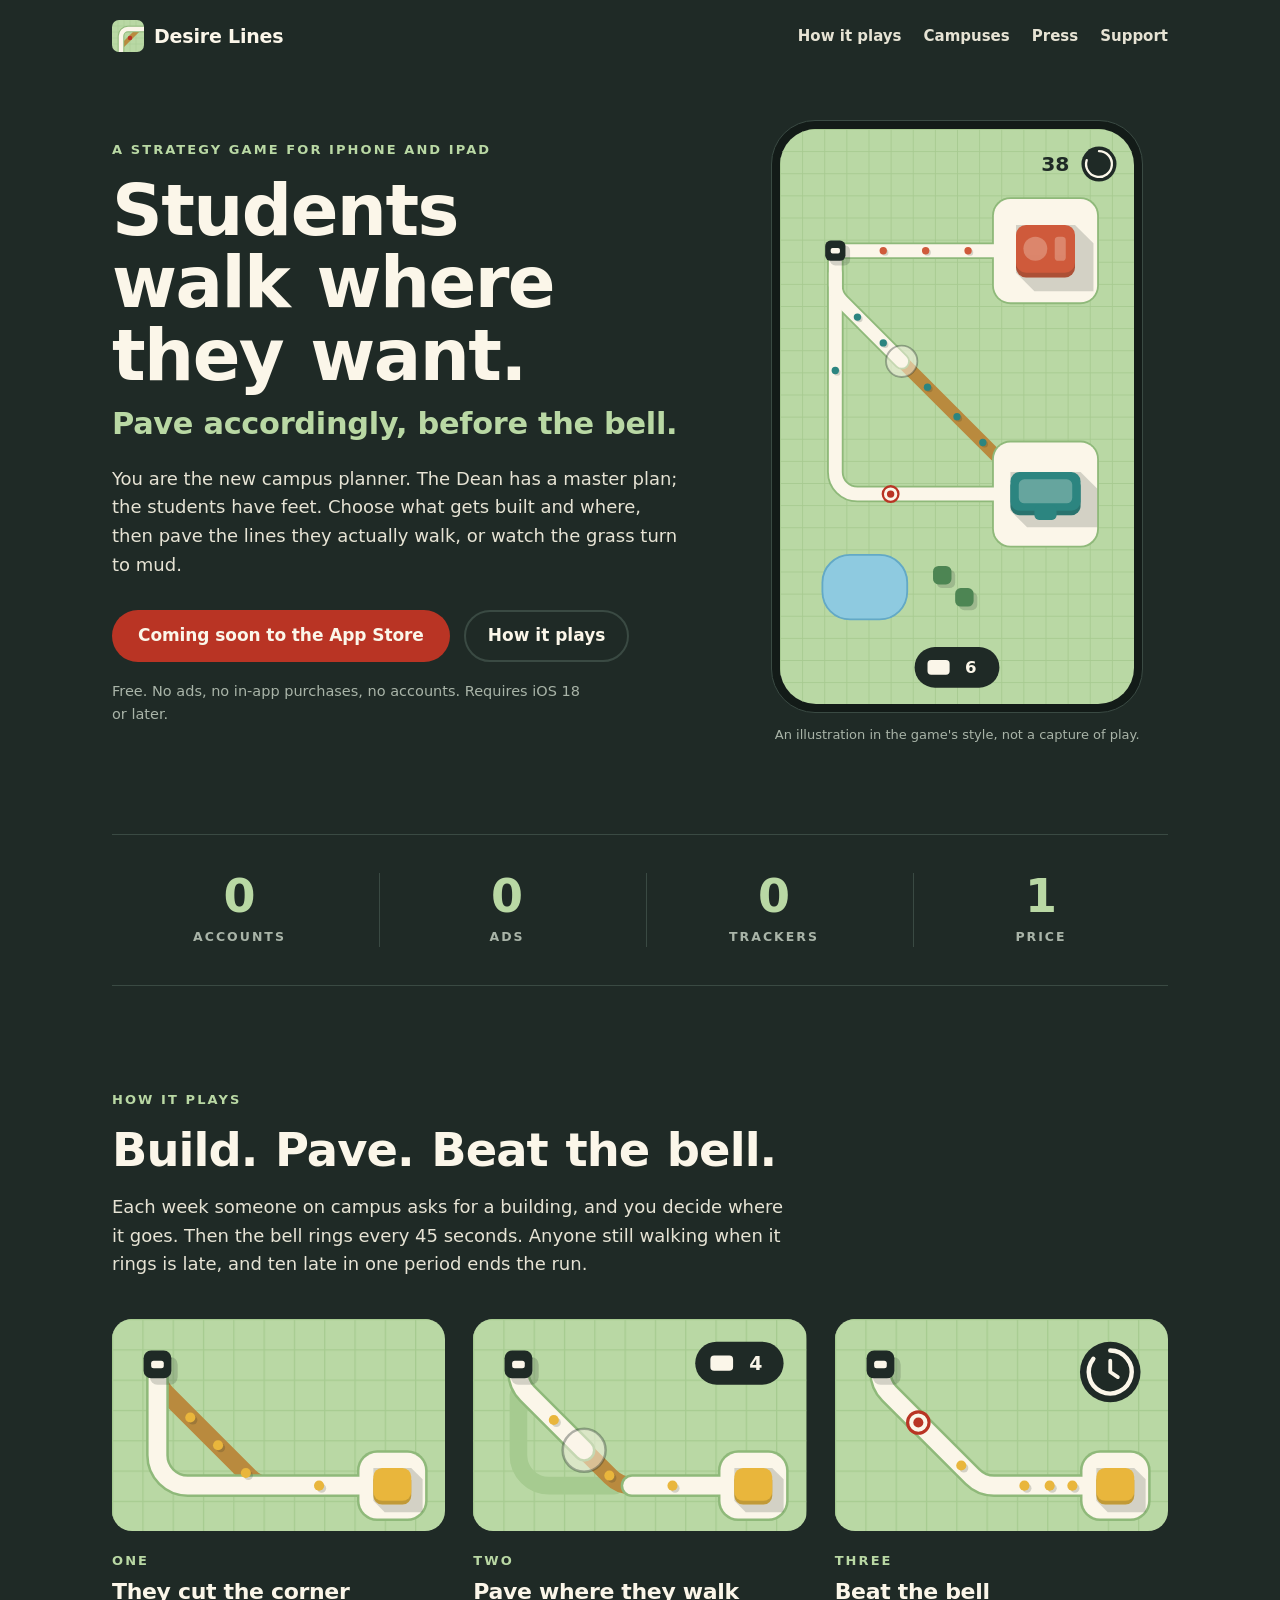
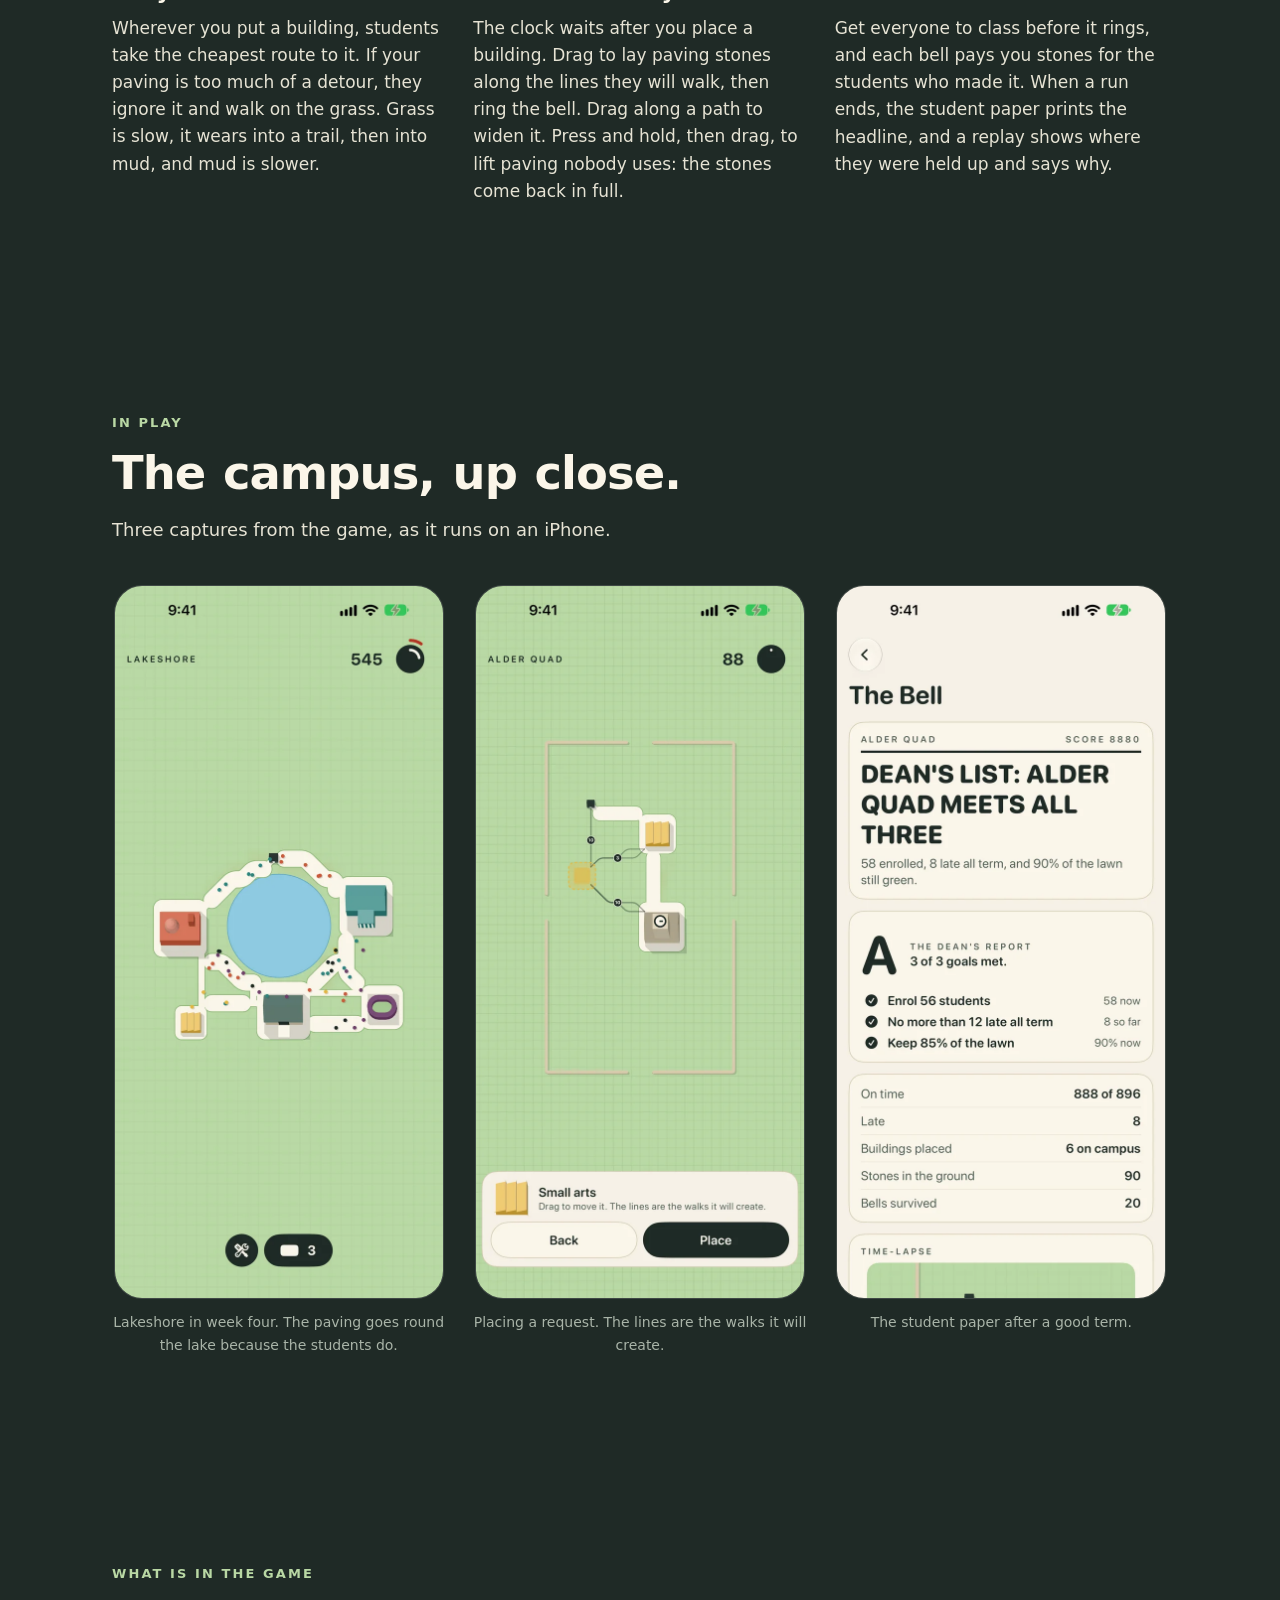
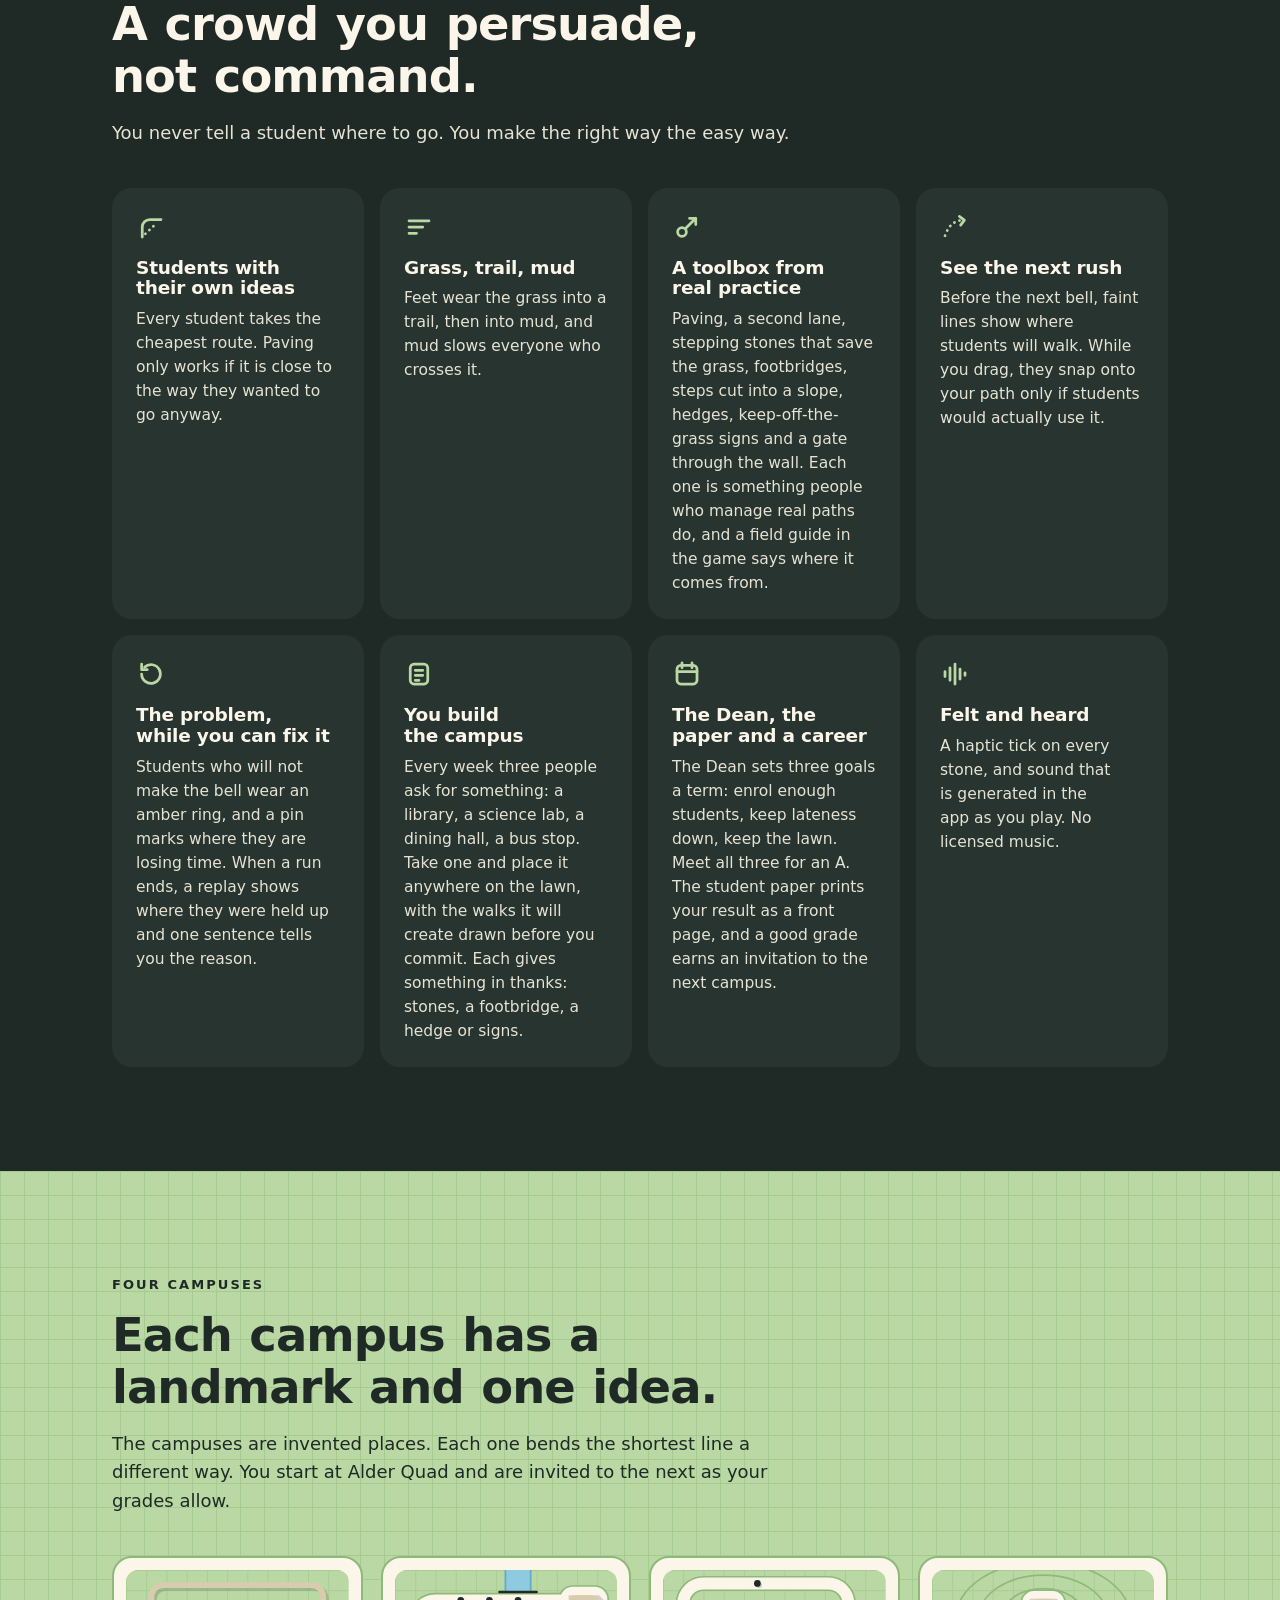
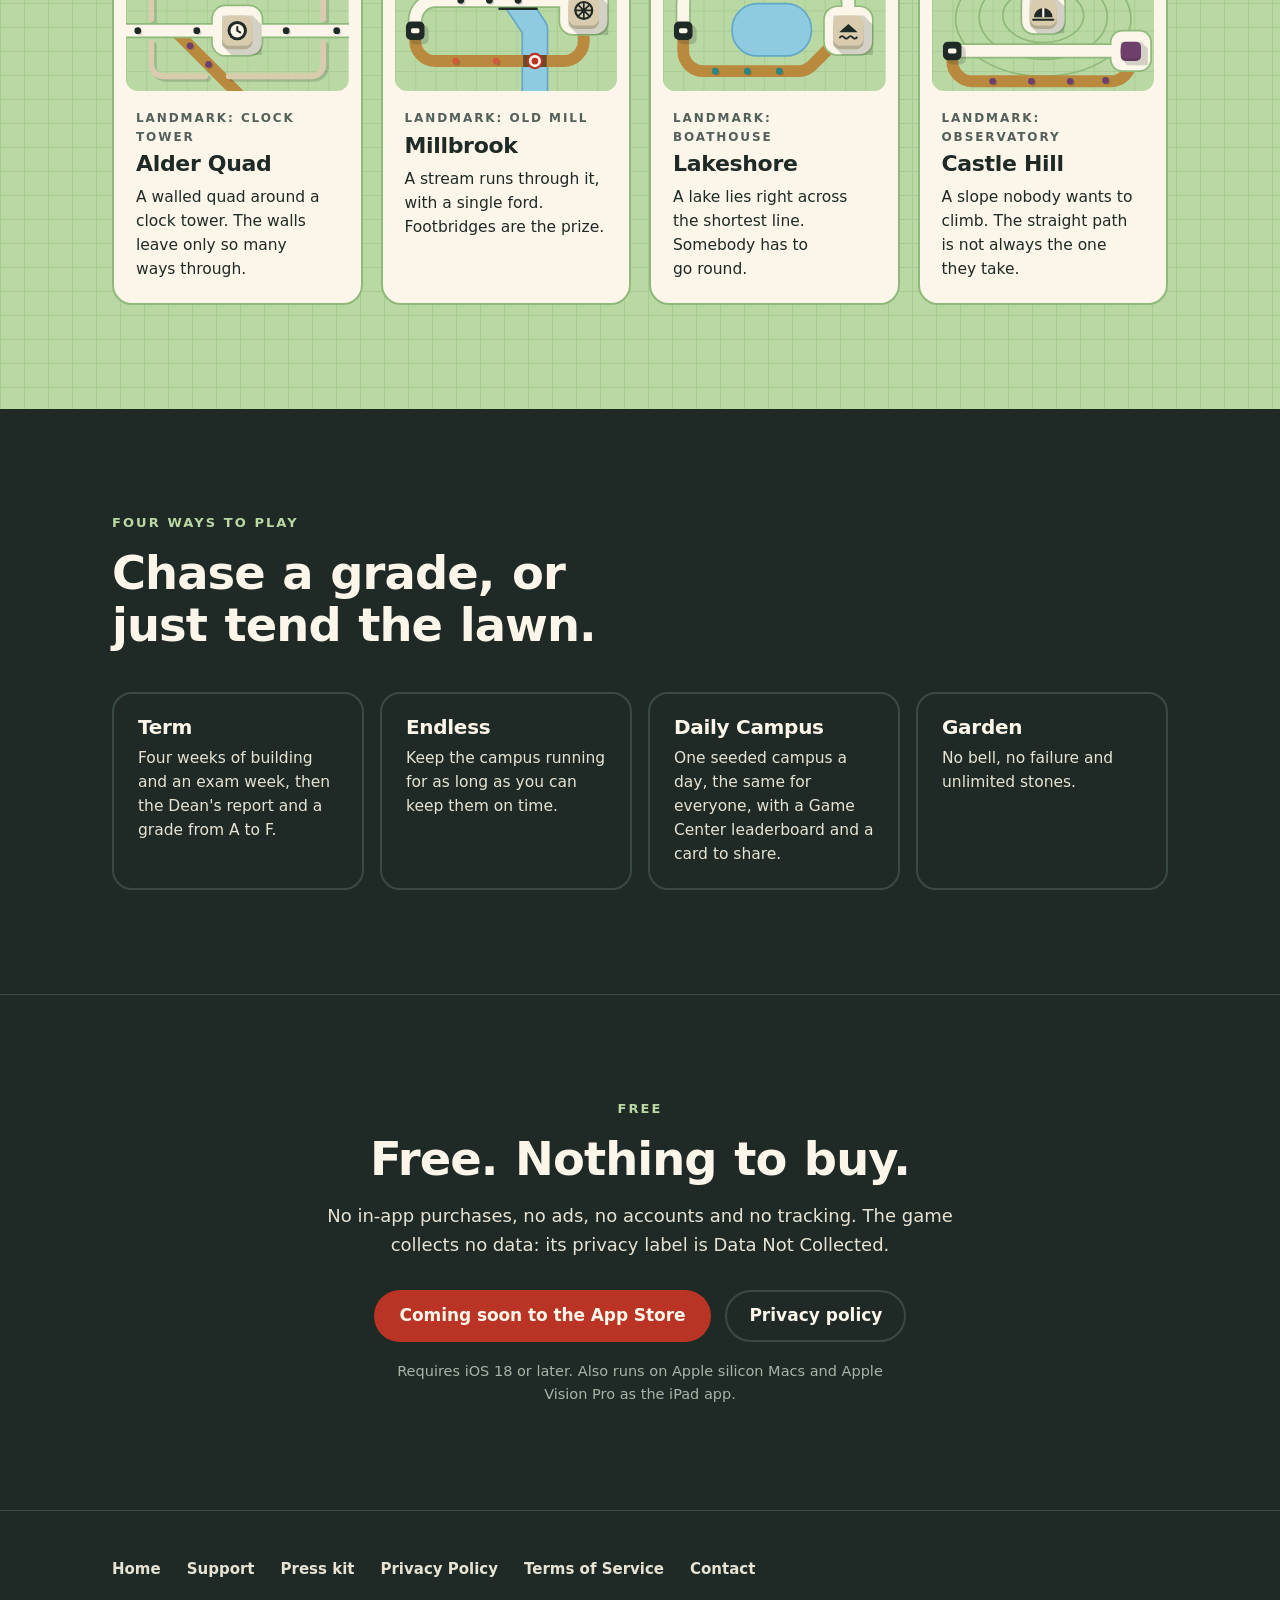
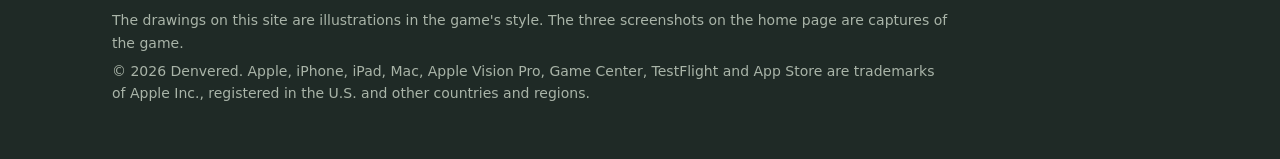
<file: index.html>
<!DOCTYPE html>
<html lang="en">
<head>
<meta charset="UTF-8">
<meta name="viewport" content="width=device-width, initial-scale=1">
<title>Desire Lines: a campus-path strategy game for iPhone and iPad</title>
<meta name="description" content="You build the campus. Students walk where they want. Place each building, then pave where they actually go before the bell rings. A calm strategy game for iPhone and iPad. Coming soon.">
<meta name="theme-color" content="#1F2A26">
<meta name="color-scheme" content="dark">
<!-- AFTER RELEASE: the Smart App Banner goes on this line, on every page:
     <meta name="apple-itunes-app" content="app-id=APP_ID">  (APP_ID is app_id in appstore/app-info.json in the app repo) -->
<link rel="canonical" href="https://jakeintech.github.io/desire-lines-site/">
<link rel="icon" href="favicon.svg" type="image/svg+xml">
<link rel="icon" href="assets/img/favicon-32.png" type="image/png" sizes="32x32">
<link rel="apple-touch-icon" href="assets/img/apple-touch-icon.png">
<meta property="og:type" content="website">
<meta property="og:site_name" content="Desire Lines">
<meta property="og:title" content="Desire Lines: pave where they walk">
<meta property="og:description" content="Students walk where they want. Pave accordingly, before the bell. A strategy game for iPhone and iPad.">
<meta property="og:url" content="https://jakeintech.github.io/desire-lines-site/">
<meta property="og:image" content="https://jakeintech.github.io/desire-lines-site/assets/img/og.png">
<meta property="og:image:width" content="1200">
<meta property="og:image:height" content="630">
<meta property="og:image:alt" content="Desire Lines. Pave where they walk. A cream path turns a corner on a green lawn while a worn trail cuts straight across it.">
<meta name="twitter:card" content="summary_large_image">
<meta name="twitter:title" content="Desire Lines: pave where they walk">
<meta name="twitter:description" content="Students walk where they want. Pave accordingly, before the bell. A strategy game for iPhone and iPad.">
<meta name="twitter:image" content="https://jakeintech.github.io/desire-lines-site/assets/img/og.png">
<meta name="twitter:image:alt" content="Desire Lines. Pave where they walk. A cream path turns a corner on a green lawn while a worn trail cuts straight across it.">
<link rel="stylesheet" href="assets/site.css">
<script type="application/ld+json">
{
  "@context": "https://schema.org",
  "@type": "VideoGame",
  "name": "Desire Lines",
  "description": "Desire Lines is a strategy game for iPhone and iPad. You are the campus planner. Each week you choose what to build and where; students cut across the lawn between classes by the cheapest route, and you pave where they actually walk, before the bell rings.",
  "url": "https://jakeintech.github.io/desire-lines-site/",
  "image": "https://jakeintech.github.io/desire-lines-site/assets/img/og.png",
  "genre": [
    "Strategy",
    "Simulation"
  ],
  "gamePlatform": [
    "iPhone",
    "iPad"
  ],
  "operatingSystem": "iOS 18 or later",
  "applicationCategory": "GameApplication",
  "playMode": "SinglePlayer",
  "inLanguage": "en",
  "publisher": {
    "@type": "Organization",
    "name": "Denvered"
  },
  "author": {
    "@type": "Organization",
    "name": "Denvered"
  },
  "offers": {
    "@type": "Offer",
    "price": "0",
    "priceCurrency": "USD",
    "availability": "https://schema.org/PreOrder",
    "category": "Free"
  }
}
</script>
</head>
<body>
<a class="skip" href="#main">Skip to content</a>
<svg class="art defs" width="0" height="0" aria-hidden="true" focusable="false"><defs><pattern id="dl-grid" width="24" height="24" patternUnits="userSpaceOnUse"><path class="gridline" d="M.5 0V24M0 .5H24"/></pattern></defs></svg>
<header class="wrap site-head">
  <a class="brand" href="./" aria-label="Desire Lines home"><svg xmlns="http://www.w3.org/2000/svg" viewBox="0 0 64 64" width="32" height="32" aria-hidden="true" focusable="false"><rect width="64" height="64" rx="14" fill="#B9D8A4"/><path d="M12 1V63M24 0V64M36 0V64M48 0V64M1 12H63M0 24H64M0 36H64M0 48H64" stroke="#A6CB90" fill="none"/><path d="M18 54L54 18" stroke="#B98A3E" stroke-width="9" stroke-linecap="round" fill="none"/><path d="M18 64V32A14 14 0 0 1 32 18H64" stroke="#8FB97A" stroke-width="13" fill="none"/><path d="M18 64V32A14 14 0 0 1 32 18H64" stroke="#FBF6E9" stroke-width="9" fill="none"/><circle cx="36" cy="36" r="4.5" fill="#B93424"/></svg>Desire Lines</a>
  <nav class="site-nav" aria-label="Site">
    <a class="wide-only" href="#how">How it plays</a>
    <a class="wide-only" href="#campuses">Campuses</a>
    <a href="press.html">Press</a>
    <a href="support.html">Support</a>
  </nav>
</header>

<main id="main">

<section class="hero" aria-labelledby="hero-title">
  <div class="wrap hero-grid">
    <div>
      <p class="label">A strategy game for iPhone and iPad</p>
      <h1 id="hero-title">Students walk where they want.</h1>
      <p class="sub">Pave accordingly, before the bell.</p>
      <p class="lede">You are the new campus planner. The Dean has a master plan; the students have feet. Choose what gets built and where, then pave the lines they actually walk, or watch the grass turn to mud.</p>
      <div class="cta">
        <!-- STORE BADGE SLOT (hero). The game is not released, so this is plain text and not a link.
             AFTER RELEASE: replace the <p class="soon"> below with Apple's official "Download on the App Store" badge,
             linked to the App Store page:
             <a href="https://apps.apple.com/app/idAPP_ID"><img src="assets/img/app-store-badge.svg" width="180" height="60" alt="Download on the App Store"></a>
             Use the badge artwork from Apple's marketing resources, unmodified. The same slot repeats near the end of this page. -->
        <p class="soon">Coming soon to the App Store</p>
        <a class="quiet" href="#how">How it plays</a>
      </div>
      <p class="fine">Free. No ads, no in-app purchases, no accounts. Requires iOS 18 or later.</p>
    </div>
    <figure class="hero-art">
      <div class="frame">
        <!-- HERO VIDEO SLOT. Until the hero loop exists, the illustration below stands in for it.
             AFTER the loop is cut (6 to 8 seconds, 4 MB or less, with a poster frame), delete the <svg> that follows
             this comment, up to its closing tag, and put this in its place:
             <video muted autoplay loop playsinline preload="metadata" poster="assets/video/hero-poster.jpg" width="384" height="624"
                    aria-label="A short loop of Desire Lines being played">
               <source src="assets/video/hero-loop.mp4" type="video/mp4">
             </video>
             Then change the figcaption to say it is a capture of play. -->
        <svg class="art" viewBox="0 0 384 624" width="384" height="624" role="img" aria-label="Illustration: a paved path runs the long way round a lawn to a library. Students cut the corner along a worn ochre trail, where new paving is being dragged into place. One student, marked red with a ring, is late."><rect class="lawn" width="384" height="624"/><rect width="384" height="624" fill="url(#dl-grid)"/><rect class="pond" x="46" y="462" width="92" height="70" rx="30"/><rect class="cast" x="170" y="478" width="20" height="20" rx="6"/><rect class="hedge" x="166" y="474" width="20" height="20" rx="6"/><rect class="cast" x="194" y="502" width="20" height="20" rx="6"/><rect class="hedge" x="190" y="498" width="20" height="20" rx="6"/><path class="trail" d="M60 156V170.06A24 24 0 0 0 67.03 187.03L238 358"/><path class="casing" d="M60 132H232"/><path class="casing" d="M60 132V372A24 24 0 0 0 84 396H232"/><path class="casing" d="M60 156V170.06A24 24 0 0 0 67.03 187.03L132 252"/><rect class="edge" x="230" y="74" width="116" height="116" rx="20"/><rect class="edge" x="230" y="338" width="116" height="116" rx="20"/><path class="pave" d="M60 132H232"/><path class="pave" d="M60 132V372A24 24 0 0 0 84 396H232"/><path class="pave" d="M60 156V170.06A24 24 0 0 0 67.03 187.03L132 252"/><rect class="pav" x="232" y="76" width="112" height="112" rx="18"/><rect class="pav" x="232" y="340" width="112" height="112" rx="18"/><path class="cast" d="M256 104H320L340 124V176H276L256 156Z"/><rect class="s-terracotta" x="256" y="109" width="64" height="52" rx="11"/><rect class="lip" x="256" y="109" width="64" height="52" rx="11"/><rect class="s-terracotta" x="256" y="104" width="64" height="52" rx="11"/><circle class="tier" cx="277" cy="130" r="13"/><rect class="tier" x="298" y="117" width="12" height="26" rx="4"/><path class="cast" d="M250 372H326L344 390V432H268L250 414Z"/><rect class="s-teal" x="250" y="377" width="76" height="42" rx="10"/><rect class="lip" x="250" y="377" width="76" height="42" rx="10"/><rect class="s-teal" x="250" y="372" width="76" height="42" rx="10"/><rect class="s-teal" x="276" y="408" width="24" height="16" rx="5"/><rect class="tier" x="259" y="380" width="58" height="26" rx="6"/><rect class="cast" x="54" y="126" width="22" height="22" rx="6"/><rect class="ink" x="49" y="121" width="22" height="22" rx="6"/><rect class="pav" x="55" y="129" width="10" height="6" rx="2"/><circle class="cast" cx="114" cy="134" r="3.6"/><circle class="s-terracotta" cx="112" cy="132" r="4"/><circle class="cast" cx="160" cy="134" r="3.6"/><circle class="s-terracotta" cx="158" cy="132" r="4"/><circle class="cast" cx="206" cy="134" r="3.6"/><circle class="s-terracotta" cx="204" cy="132" r="4"/><circle class="cast" cx="86" cy="206" r="3.6"/><circle class="s-teal" cx="84" cy="204" r="4"/><circle class="cast" cx="114" cy="234" r="3.6"/><circle class="s-teal" cx="112" cy="232" r="4"/><circle class="cast" cx="162" cy="282" r="3.6"/><circle class="s-teal" cx="160" cy="280" r="4"/><circle class="cast" cx="194" cy="314" r="3.6"/><circle class="s-teal" cx="192" cy="312" r="4"/><circle class="cast" cx="222" cy="342" r="3.6"/><circle class="s-teal" cx="220" cy="340" r="4"/><circle class="cast" cx="62" cy="264" r="3.6"/><circle class="s-teal" cx="60" cy="262" r="4"/><circle class="latering" cx="120" cy="396" r="8.5"/><circle class="late" cx="120" cy="396" r="4"/><circle class="touch" cx="132" cy="252" r="17"/><circle class="ink" cx="346" cy="38" r="19"/><path class="pavline" d="M346 24A14 14 0 1 1 332.7 33.7"/><text x="314" y="46" text-anchor="end" font-size="22">38</text><rect class="ink" x="146" y="562" width="92" height="44" rx="22"/><rect class="pav" x="160" y="576" width="24" height="16" rx="4"/><text class="onink" x="207" y="590.5" text-anchor="middle" font-size="18">6</text></svg>
      </div>
      <figcaption>An illustration in the game's style, not a capture of play.</figcaption>
    </figure>
  </div>
</section>

<div class="wrap">
  <ul class="stats" aria-label="0 accounts, 0 ads, 0 trackers, 1 price">
    <li><b>0</b><span>accounts</span></li>
    <li><b>0</b><span>ads</span></li>
    <li><b>0</b><span>trackers</span></li>
    <li><b>1</b><span>price</span></li>
  </ul>
</div>

<section class="section" id="how" aria-labelledby="how-title">
  <div class="wrap">
    <p class="label">How it plays</p>
    <h2 id="how-title">Build. Pave. Beat the bell.</h2>
    <p class="intro">Each week someone on campus asks for a building, and you decide where it goes. Then the bell rings every 45 seconds. Anyone still walking when it rings is late, and ten late in one period ends the run.</p>
    <ol class="steps">
      <li>
        <svg class="art" viewBox="0 0 264 168" width="264" height="168" role="img" aria-label="Illustration: paving turns a square corner, and students walk a worn diagonal trail across the grass instead."><rect class="lawn" width="264" height="168"/><rect width="264" height="168" fill="url(#dl-grid)"/><path class="trail" d="M36 36V42.06A24 24 0 0 0 43.03 59.03L108.97 124.97A24 24 0 0 0 125.94 132"/><path class="casing" d="M36 36V108A24 24 0 0 0 60 132H196"/><rect class="edge" x="194" y="104" width="56" height="56" rx="16"/><path class="pave" d="M36 36V108A24 24 0 0 0 60 132H196"/><rect class="pav" x="196" y="106" width="52" height="52" rx="14"/><path class="cast" d="M207 118H237L246 127V153H216L207 144Z"/><rect class="s-mustard" x="207" y="121" width="30" height="26" rx="7"/><rect class="lip" x="207" y="121" width="30" height="26" rx="7"/><rect class="s-mustard" x="207" y="118" width="30" height="26" rx="7"/><rect class="cast" x="30" y="30" width="22" height="22" rx="6"/><rect class="ink" x="25" y="25" width="22" height="22" rx="6"/><rect class="pav" x="31" y="33" width="10" height="6" rx="2"/><circle class="cast" cx="64" cy="80" r="3.6"/><circle class="s-mustard" cx="62" cy="78" r="4"/><circle class="cast" cx="86" cy="102" r="3.6"/><circle class="s-mustard" cx="84" cy="100" r="4"/><circle class="cast" cx="108" cy="124" r="3.6"/><circle class="s-mustard" cx="106" cy="122" r="4"/><circle class="cast" cx="166" cy="134" r="3.6"/><circle class="s-mustard" cx="164" cy="132" r="4"/></svg>
        <p class="n">One</p>
        <h3>They cut the corner</h3>
        <p>Wherever you put a building, students take the cheapest route to it. If your paving is too much of a detour, they ignore it and walk on the grass. Grass is slow, it wears into a trail, then into mud, and mud is slower.</p>
      </li>
      <li>
        <svg class="art" viewBox="0 0 264 168" width="264" height="168" role="img" aria-label="Illustration: paving is dragged along the trail while the unused corner is lifted. The stone count reads 4."><rect class="lawn" width="264" height="168"/><rect width="264" height="168" fill="url(#dl-grid)"/><path class="lifted" d="M36 60V108A24 24 0 0 0 60 132H112"/><path class="trail" d="M36 36V42.06A24 24 0 0 0 43.03 59.03L108.97 124.97A24 24 0 0 0 125.94 132"/><path class="casing" d="M36 36V42.06A24 24 0 0 0 43.03 59.03L88 104"/><path class="casing" d="M125.94 132H196"/><rect class="edge" x="194" y="104" width="56" height="56" rx="16"/><path class="pave" d="M36 36V42.06A24 24 0 0 0 43.03 59.03L88 104"/><path class="pave" d="M125.94 132H196"/><rect class="pav" x="196" y="106" width="52" height="52" rx="14"/><path class="cast" d="M207 118H237L246 127V153H216L207 144Z"/><rect class="s-mustard" x="207" y="121" width="30" height="26" rx="7"/><rect class="lip" x="207" y="121" width="30" height="26" rx="7"/><rect class="s-mustard" x="207" y="118" width="30" height="26" rx="7"/><rect class="cast" x="30" y="30" width="22" height="22" rx="6"/><rect class="ink" x="25" y="25" width="22" height="22" rx="6"/><rect class="pav" x="31" y="33" width="10" height="6" rx="2"/><circle class="cast" cx="66" cy="82" r="3.6"/><circle class="s-mustard" cx="64" cy="80" r="4"/><circle class="cast" cx="110" cy="126" r="3.6"/><circle class="s-mustard" cx="108" cy="124" r="4"/><circle class="cast" cx="160" cy="134" r="3.6"/><circle class="s-mustard" cx="158" cy="132" r="4"/><circle class="touch" cx="88" cy="104" r="17"/><rect class="ink" x="176" y="18" width="70" height="34" rx="17"/><rect class="pav" x="188" y="29" width="18" height="12" rx="3"/><text class="onink" x="224" y="40.5" text-anchor="middle" font-size="15">4</text></svg>
        <p class="n">Two</p>
        <h3>Pave where they walk</h3>
        <p>The clock waits after you place a building. Drag to lay paving stones along the lines they will walk, then ring the bell. Drag along a path to widen it. Press and hold, then drag, to lift paving nobody uses: the stones come back in full.</p>
      </li>
      <li>
        <svg class="art" viewBox="0 0 264 168" width="264" height="168" role="img" aria-label="Illustration: the bell clock is nearly full. Students reach the building on the new paving; one, marked red with a ring, is late."><rect class="lawn" width="264" height="168"/><rect width="264" height="168" fill="url(#dl-grid)"/><path class="casing" d="M36 36V42.06A24 24 0 0 0 43.03 59.03L108.97 124.97A24 24 0 0 0 125.94 132H196"/><rect class="edge" x="194" y="104" width="56" height="56" rx="16"/><path class="pave" d="M36 36V42.06A24 24 0 0 0 43.03 59.03L108.97 124.97A24 24 0 0 0 125.94 132H196"/><rect class="pav" x="196" y="106" width="52" height="52" rx="14"/><path class="cast" d="M207 118H237L246 127V153H216L207 144Z"/><rect class="s-mustard" x="207" y="121" width="30" height="26" rx="7"/><rect class="lip" x="207" y="121" width="30" height="26" rx="7"/><rect class="s-mustard" x="207" y="118" width="30" height="26" rx="7"/><rect class="cast" x="30" y="30" width="22" height="22" rx="6"/><rect class="ink" x="25" y="25" width="22" height="22" rx="6"/><rect class="pav" x="31" y="33" width="10" height="6" rx="2"/><circle class="cast" cx="152" cy="134" r="3.6"/><circle class="s-mustard" cx="150" cy="132" r="4"/><circle class="cast" cx="172" cy="134" r="3.6"/><circle class="s-mustard" cx="170" cy="132" r="4"/><circle class="cast" cx="190" cy="134" r="3.6"/><circle class="s-mustard" cx="188" cy="132" r="4"/><circle class="cast" cx="102" cy="118" r="3.6"/><circle class="s-mustard" cx="100" cy="116" r="4"/><circle class="latering" cx="66" cy="82" r="8.5"/><circle class="late" cx="66" cy="82" r="4"/><circle class="ink" cx="218" cy="42" r="24"/><path class="pavline" d="M218 25A17 17 0 1 1 204.6 31.5" style="stroke-width:3.5"/><path class="pavline" d="M218 33V42L224 46" style="stroke-width:3"/></svg>
        <p class="n">Three</p>
        <h3>Beat the bell</h3>
        <p>Get everyone to class before it rings, and each bell pays you stones for the students who made it. When a run ends, the student paper prints the headline, and a replay shows where they were held up and says why.</p>
      </li>
    </ol>
  </div>
</section>

<section class="section" id="screenshots" aria-labelledby="screenshots-title">
  <div class="wrap">
    <p class="label">In play</p>
    <h2 id="screenshots-title">The campus, up close.</h2>
    <p class="intro">Three captures from the game, as it runs on an iPhone.</p>
    <ol class="steps shots">
      <li><figure><img src="assets/img/shots/01.webp" width="660" height="1434" loading="lazy" alt="Screenshot of Lakeshore: five buildings stand round a circular lake, joined by cream paving, with dots of students walking the paths between them. The score reads 545 and three stones are left."><figcaption>Lakeshore in week four. The paving goes round the lake because the students do.</figcaption></figure></li>
      <li><figure><img src="assets/img/shots/02.webp" width="660" height="1434" loading="lazy" alt="Screenshot of a request being placed on Alder Quad: a small arts building is held over the lawn, with thin lines showing the walks it would create to the halls and the clock tower, and Back and Place buttons below."><figcaption>Placing a request. The lines are the walks it will create.</figcaption></figure></li>
      <li><figure><img src="assets/img/shots/03.webp" width="660" height="1434" loading="lazy" alt="Screenshot of the student paper's front page: the headline reads Dean's List: Alder Quad meets all three, above a grade of A and the three goals, each ticked."><figcaption>The student paper after a good term.</figcaption></figure></li>
    </ol>
  </div>
</section>

<section class="section" id="features" aria-labelledby="features-title">
  <div class="wrap">
    <p class="label">What is in the game</p>
    <h2 id="features-title">A crowd you persuade, not command.</h2>
    <p class="intro">You never tell a student where to go. You make the right way the easy way.</p>
    <div class="grid">
      <div>
        <svg viewBox="0 0 24 24" fill="none" stroke="currentColor" stroke-width="2.2" stroke-linecap="round" stroke-linejoin="round" aria-hidden="true" focusable="false"><path d="M5 20v-8a6 6 0 0 1 6-6h9"/><path d="M7.5 17.5l9.5-9" stroke-dasharray="0.1 4.3"/></svg>
        <h3>Students with their own ideas</h3>
        <p>Every student takes the cheapest route. Paving only works if it is close to the way they wanted to go anyway.</p>
      </div>
      <div>
        <svg viewBox="0 0 24 24" fill="none" stroke="currentColor" stroke-width="2.2" stroke-linecap="round" stroke-linejoin="round" aria-hidden="true" focusable="false"><path d="M4 7h16M4 12h11M4 17h6"/></svg>
        <h3>Grass, trail, mud</h3>
        <p>Feet wear the grass into a trail, then into mud, and mud slows everyone who crosses it.</p>
      </div>
      <div>
        <svg viewBox="0 0 24 24" fill="none" stroke="currentColor" stroke-width="2.2" stroke-linecap="round" stroke-linejoin="round" aria-hidden="true" focusable="false"><circle cx="8" cy="16" r="3.5"/><path d="M11 13l8-8M14 5h5v5"/></svg>
        <h3>A toolbox from real practice</h3>
        <p>Paving, a second lane, stepping stones that save the grass, footbridges, steps cut into a slope, hedges, keep-off-the-grass signs and a gate through the wall. Each one is something people who manage real paths do, and a field guide in the game says where it comes from.</p>
      </div>
      <div>
        <svg viewBox="0 0 24 24" fill="none" stroke="currentColor" stroke-width="2.2" stroke-linecap="round" stroke-linejoin="round" aria-hidden="true" focusable="false"><path d="M4 19c3-9 8-12 14-12.5" stroke-dasharray="0.1 4.3"/><path d="M15.5 3.5l4 3-3 4"/></svg>
        <h3>See the next rush</h3>
        <p>Before the next bell, faint lines show where students will walk. While you drag, they snap onto your path only if students would actually use it.</p>
      </div>
      <div>
        <svg viewBox="0 0 24 24" fill="none" stroke="currentColor" stroke-width="2.2" stroke-linecap="round" stroke-linejoin="round" aria-hidden="true" focusable="false"><path d="M4.5 12a7.5 7.5 0 1 0 2.4-5.5"/><path d="M4.5 4v4.5H9"/></svg>
        <h3>The problem, while you can fix it</h3>
        <p>Students who will not make the bell wear an amber ring, and a pin marks where they are losing time. When a run ends, a replay shows where they were held up and one sentence tells you the reason.</p>
      </div>
      <div>
        <svg viewBox="0 0 24 24" fill="none" stroke="currentColor" stroke-width="2.2" stroke-linecap="round" stroke-linejoin="round" aria-hidden="true" focusable="false"><rect x="5" y="4" width="14" height="16" rx="3"/><path d="M9 9h6M9 13h6M9 17h3"/></svg>
        <h3>You build the campus</h3>
        <p>Every week three people ask for something: a library, a science lab, a dining hall, a bus stop. Take one and place it anywhere on the lawn, with the walks it will create drawn before you commit. Each gives something in thanks: stones, a footbridge, a hedge or signs.</p>
      </div>
      <div>
        <svg viewBox="0 0 24 24" fill="none" stroke="currentColor" stroke-width="2.2" stroke-linecap="round" stroke-linejoin="round" aria-hidden="true" focusable="false"><rect x="4" y="5" width="16" height="15" rx="3"/><path d="M4 10h16M8 3v4M16 3v4"/></svg>
        <h3>The Dean, the paper and a career</h3>
        <p>The Dean sets three goals a term: enrol enough students, keep lateness down, keep the lawn. Meet all three for an A. The student paper prints your result as a front page, and a good grade earns an invitation to the next campus.</p>
      </div>
      <div>
        <svg viewBox="0 0 24 24" fill="none" stroke="currentColor" stroke-width="2.2" stroke-linecap="round" stroke-linejoin="round" aria-hidden="true" focusable="false"><path d="M4 10v4M8 7v10M12 4v16M16 8v8M20 11v2"/></svg>
        <h3>Felt and heard</h3>
        <p>A haptic tick on every stone, and sound that is generated in the app as you play. No licensed music.</p>
      </div>
    </div>
  </div>
</section>

<section class="section band" id="campuses" aria-labelledby="campuses-title">
  <div class="wrap">
    <p class="label">Four campuses</p>
    <h2 id="campuses-title">Each campus has a landmark and one idea.</h2>
    <p class="intro">The campuses are invented places. Each one bends the shortest line a different way. You start at Alder Quad and are invited to the next as your grades allow.</p>
    <ul class="campuses">
      <li>
        <svg class="art" viewBox="0 0 264 144" width="264" height="144" role="img" aria-label="Illustration of Alder Quad: a walled quad with a clock tower. A trail slips out through a gap in the wall."><rect class="lawn" width="264" height="144"/><rect width="264" height="144" fill="url(#dl-grid)"/><path class="trail" d="M40 72H48.06A24 24 0 0 1 65.03 79.03L134 148"/><g transform="translate(3 3)"><path class="wallcast" d="M30 58V32A14 14 0 0 1 44 18H220A14 14 0 0 1 234 32V58"/><path class="wallcast" d="M234 86V112A14 14 0 0 1 220 126H122"/><path class="wallcast" d="M94 126H44A14 14 0 0 1 30 112V86"/></g><path class="casing" d="M0 72H264"/><rect class="edge" x="101" y="41" width="62" height="62" rx="17"/><path class="pave" d="M0 72H264"/><rect class="pav" x="103" y="43" width="58" height="58" rx="15"/><path class="wall" d="M30 58V32A14 14 0 0 1 44 18H220A14 14 0 0 1 234 32V58"/><path class="wall" d="M234 86V112A14 14 0 0 1 220 126H122"/><path class="wall" d="M94 126H44A14 14 0 0 1 30 112V86"/><path class="cast" d="M114 54H150L161 65V101H125L114 90Z"/><rect class="union" x="114" y="58" width="36" height="36" rx="9"/><rect class="lip" x="114" y="58" width="36" height="36" rx="9"/><rect class="union" x="114" y="54" width="36" height="36" rx="9"/><g transform="translate(132 72)"><circle class="ink" r="11.5"/><circle class="pav" r="8"/><path class="inkline" d="M0 -4.5V0L3.5 2" style="stroke-width:2.4"/></g><circle class="cast" cx="16" cy="74" r="3.6"/><circle class="s-ink" cx="14" cy="72" r="4"/><circle class="cast" cx="86" cy="74" r="3.6"/><circle class="s-ink" cx="84" cy="72" r="4"/><circle class="cast" cx="192" cy="74" r="3.6"/><circle class="s-ink" cx="190" cy="72" r="4"/><circle class="cast" cx="252" cy="74" r="3.6"/><circle class="s-ink" cx="250" cy="72" r="4"/><circle class="cast" cx="78" cy="92" r="3.6"/><circle class="s-plum" cx="76" cy="90" r="4"/><circle class="cast" cx="100" cy="114" r="3.6"/><circle class="s-plum" cx="98" cy="112" r="4"/></svg>
        <p class="mark">Landmark: clock tower</p>
        <h3>Alder Quad</h3>
        <p>A walled quad around a clock tower. The walls leave only so many ways through.</p>
      </li>
      <li>
        <svg class="art" viewBox="0 0 264 144" width="264" height="144" role="img" aria-label="Illustration of Millbrook: a stream with a footbridge and one muddy ford, where a late student is wading across to the old mill."><rect class="lawn" width="264" height="144"/><rect width="264" height="144" fill="url(#dl-grid)"/><path class="shore" d="M146 -20V40L166 70V170"/><path class="stream" d="M146 -20V40L166 70V170"/><path class="trail" d="M24 72V84A24 24 0 0 0 48 108H200A24 24 0 0 0 224 84V70"/><path class="mudline" d="M152 108H180" style="stroke-linecap:butt"/><path class="casing" d="M24 72V60A24 24 0 0 1 48 36H196"/><rect class="edge" x="194" y="18" width="60" height="60" rx="17"/><path class="pave" d="M24 72V60A24 24 0 0 1 48 36H196"/><rect class="pav" x="196" y="20" width="56" height="56" rx="15"/><path class="rail" d="M124 26H168M124 46H168"/><path class="cast" d="M206 30H242L253 41V77H217L206 66Z"/><rect class="union" x="206" y="34" width="36" height="36" rx="9"/><rect class="lip" x="206" y="34" width="36" height="36" rx="9"/><rect class="union" x="206" y="30" width="36" height="36" rx="9"/><g transform="translate(224 48)"><circle class="inkline" r="10" style="stroke-width:2.6"/><path class="inkline" d="M-10 0H10M0 -10V10M-7 -7L7 7M-7 7L7 -7" style="stroke-width:2"/><circle class="ink" r="2.6"/></g><rect class="cast" x="18" y="66" width="22" height="22" rx="6"/><rect class="ink" x="13" y="61" width="22" height="22" rx="6"/><rect class="pav" x="19" y="69" width="10" height="6" rx="2"/><circle class="cast" cx="80" cy="38" r="3.6"/><circle class="s-ink" cx="78" cy="36" r="4"/><circle class="cast" cx="114" cy="38" r="3.6"/><circle class="s-ink" cx="112" cy="36" r="4"/><circle class="cast" cx="148" cy="38" r="3.6"/><circle class="s-ink" cx="146" cy="36" r="4"/><circle class="cast" cx="74" cy="110" r="3.6"/><circle class="s-terracotta" cx="72" cy="108" r="4"/><circle class="cast" cx="122" cy="110" r="3.6"/><circle class="s-terracotta" cx="120" cy="108" r="4"/><circle class="latering" cx="166" cy="108" r="8.5"/><circle class="late" cx="166" cy="108" r="4"/></svg>
        <p class="mark">Landmark: old mill</p>
        <h3>Millbrook</h3>
        <p>A stream runs through it, with a single ford. Footbridges are the prize.</p>
      </li>
      <li>
        <svg class="art" viewBox="0 0 264 144" width="264" height="144" role="img" aria-label="Illustration of Lakeshore: a lake sits between the gate and the boathouse. Paving goes round one side, a worn trail round the other."><rect class="lawn" width="264" height="144"/><rect width="264" height="144" fill="url(#dl-grid)"/><rect class="pond" x="82" y="40" width="94" height="62" rx="30"/><path class="trail" d="M24 72V96A24 24 0 0 0 48 120H160.06A24 24 0 0 0 177.03 112.97L196 94"/><path class="casing" d="M24 72V40A24 24 0 0 1 48 16H196A24 24 0 0 1 220 40V46"/><rect class="edge" x="190" y="42" width="60" height="60" rx="17"/><path class="pave" d="M24 72V40A24 24 0 0 1 48 16H196A24 24 0 0 1 220 40V46"/><rect class="pav" x="192" y="44" width="56" height="56" rx="15"/><path class="cast" d="M202 54H238L249 65V101H213L202 90Z"/><rect class="union" x="202" y="58" width="36" height="36" rx="9"/><rect class="lip" x="202" y="58" width="36" height="36" rx="9"/><rect class="union" x="202" y="54" width="36" height="36" rx="9"/><g transform="translate(220 72)"><path class="ink" d="M-11 2L0 -8L11 2Z"/><path class="inkline" d="M-10 8q2.5 -3 5 0t5 0t5 0t5 0" style="stroke-width:2.2"/></g><rect class="cast" x="18" y="66" width="22" height="22" rx="6"/><rect class="ink" x="13" y="61" width="22" height="22" rx="6"/><rect class="pav" x="19" y="69" width="10" height="6" rx="2"/><circle class="cast" cx="114" cy="18" r="3.6"/><circle class="s-ink" cx="112" cy="16" r="4"/><circle class="cast" cx="64" cy="122" r="3.6"/><circle class="s-teal" cx="62" cy="120" r="4"/><circle class="cast" cx="102" cy="122" r="3.6"/><circle class="s-teal" cx="100" cy="120" r="4"/><circle class="cast" cx="140" cy="122" r="3.6"/><circle class="s-teal" cx="138" cy="120" r="4"/></svg>
        <p class="mark">Landmark: boathouse</p>
        <h3>Lakeshore</h3>
        <p>A lake lies right across the shortest line. Somebody has to go round.</p>
      </li>
      <li>
        <svg class="art" viewBox="0 0 264 144" width="264" height="144" role="img" aria-label="Illustration of Castle Hill: paving runs straight over a hill topped by an observatory. Students wear a trail round the foot of the slope instead."><rect class="lawn" width="264" height="144"/><rect width="264" height="144" fill="url(#dl-grid)"/><ellipse class="contour" cx="132" cy="58" rx="104" ry="68"/><ellipse class="contour" cx="132" cy="56" rx="76" ry="50"/><ellipse class="contour" cx="132" cy="54" rx="48" ry="32"/><path class="trail" d="M24 96V108A24 24 0 0 0 48 132H212A24 24 0 0 0 236 108V104"/><path class="casing" d="M24 96H216"/><rect class="edge" x="105" y="23" width="54" height="54" rx="16"/><rect class="edge" x="211" y="71" width="50" height="50" rx="15"/><path class="pave" d="M24 96H216"/><rect class="pav" x="107" y="25" width="50" height="50" rx="14"/><rect class="pav" x="213" y="73" width="46" height="46" rx="13"/><path class="cast" d="M116 34H148L157 43V75H125L116 66Z"/><rect class="union" x="116" y="38" width="32" height="32" rx="9"/><rect class="lip" x="116" y="38" width="32" height="32" rx="9"/><rect class="union" x="116" y="34" width="32" height="32" rx="9"/><g transform="translate(132 50)"><path class="ink" d="M-11 6A11 11 0 0 1 11 6Z"/><path class="pavline" d="M0 -4V5" style="stroke-width:2.6"/><path class="inkline" d="M-12 9H12" style="stroke-width:2.6"/></g><path class="cast" d="M224 85H248L256 93V113H232L224 105Z"/><rect class="s-plum" x="224" y="88" width="24" height="20" rx="6"/><rect class="lip" x="224" y="88" width="24" height="20" rx="6"/><rect class="s-plum" x="224" y="85" width="24" height="20" rx="6"/><rect class="cast" x="18" y="90" width="22" height="22" rx="6"/><rect class="ink" x="13" y="85" width="22" height="22" rx="6"/><rect class="pav" x="19" y="93" width="10" height="6" rx="2"/><circle class="cast" cx="74" cy="134" r="3.6"/><circle class="s-plum" cx="72" cy="132" r="4"/><circle class="cast" cx="120" cy="134" r="3.6"/><circle class="s-plum" cx="118" cy="132" r="4"/><circle class="cast" cx="166" cy="134" r="3.6"/><circle class="s-plum" cx="164" cy="132" r="4"/><circle class="cast" cx="208" cy="133" r="3.6"/><circle class="s-plum" cx="206" cy="131" r="4"/></svg>
        <p class="mark">Landmark: observatory</p>
        <h3>Castle Hill</h3>
        <p>A slope nobody wants to climb. The straight path is not always the one they take.</p>
      </li>
    </ul>
  </div>
</section>

<section class="section" id="modes" aria-labelledby="modes-title">
  <div class="wrap">
    <p class="label">Four ways to play</p>
    <h2 id="modes-title">Chase a grade, or just tend the lawn.</h2>
    <ul class="modes">
      <li>
        <h3>Term</h3>
        <p>Four weeks of building and an exam week, then the Dean's report and a grade from A to F.</p>
      </li>
      <li>
        <h3>Endless</h3>
        <p>Keep the campus running for as long as you can keep them on time.</p>
      </li>
      <li>
        <h3>Daily Campus</h3>
        <p>One seeded campus a day, the same for everyone, with a Game Center leaderboard and a card to share.</p>
      </li>
      <li>
        <h3>Garden</h3>
        <p>No bell, no failure and unlimited stones.</p>
      </li>
    </ul>
  </div>
</section>

<section class="section closing" aria-labelledby="closing-title">
  <div class="wrap">
    <p class="label">Free</p>
    <h2 id="closing-title">Free. Nothing to buy.</h2>
    <p class="intro">No in-app purchases, no ads, no accounts and no tracking. The game collects no data: its privacy label is Data Not Collected.</p>
    <div class="cta">
      <!-- STORE BADGE SLOT (closing). AFTER RELEASE: replace the <p class="soon"> below with the same linked
           official App Store badge as in the hero. -->
      <p class="soon">Coming soon to the App Store</p>
      <a class="quiet" href="privacy-policy.html">Privacy policy</a>
    </div>
    <p class="fine">Requires iOS 18 or later. Also runs on Apple silicon Macs and Apple Vision Pro as the iPad app.</p>
  </div>
</section>

</main>

<footer class="site-foot">
  <div class="wrap">
    <nav aria-label="Footer">
      <a href="./">Home</a>
      <a href="support.html">Support</a>
      <a href="press.html">Press kit</a>
      <a href="privacy-policy.html">Privacy Policy</a>
      <a href="terms-of-service.html">Terms of Service</a>
      <a href="mailto:support@denvered.com">Contact</a>
    </nav>
    <p>The drawings on this site are illustrations in the game's style. The three screenshots on the home page are captures of the game.</p>
    <p>&copy; 2026 Denvered. Apple, iPhone, iPad, Mac, Apple Vision Pro, Game Center, TestFlight and App Store are trademarks of Apple Inc., registered in the U.S. and other countries and regions.</p>
  </div>
</footer>
</body>
</html>
</file>
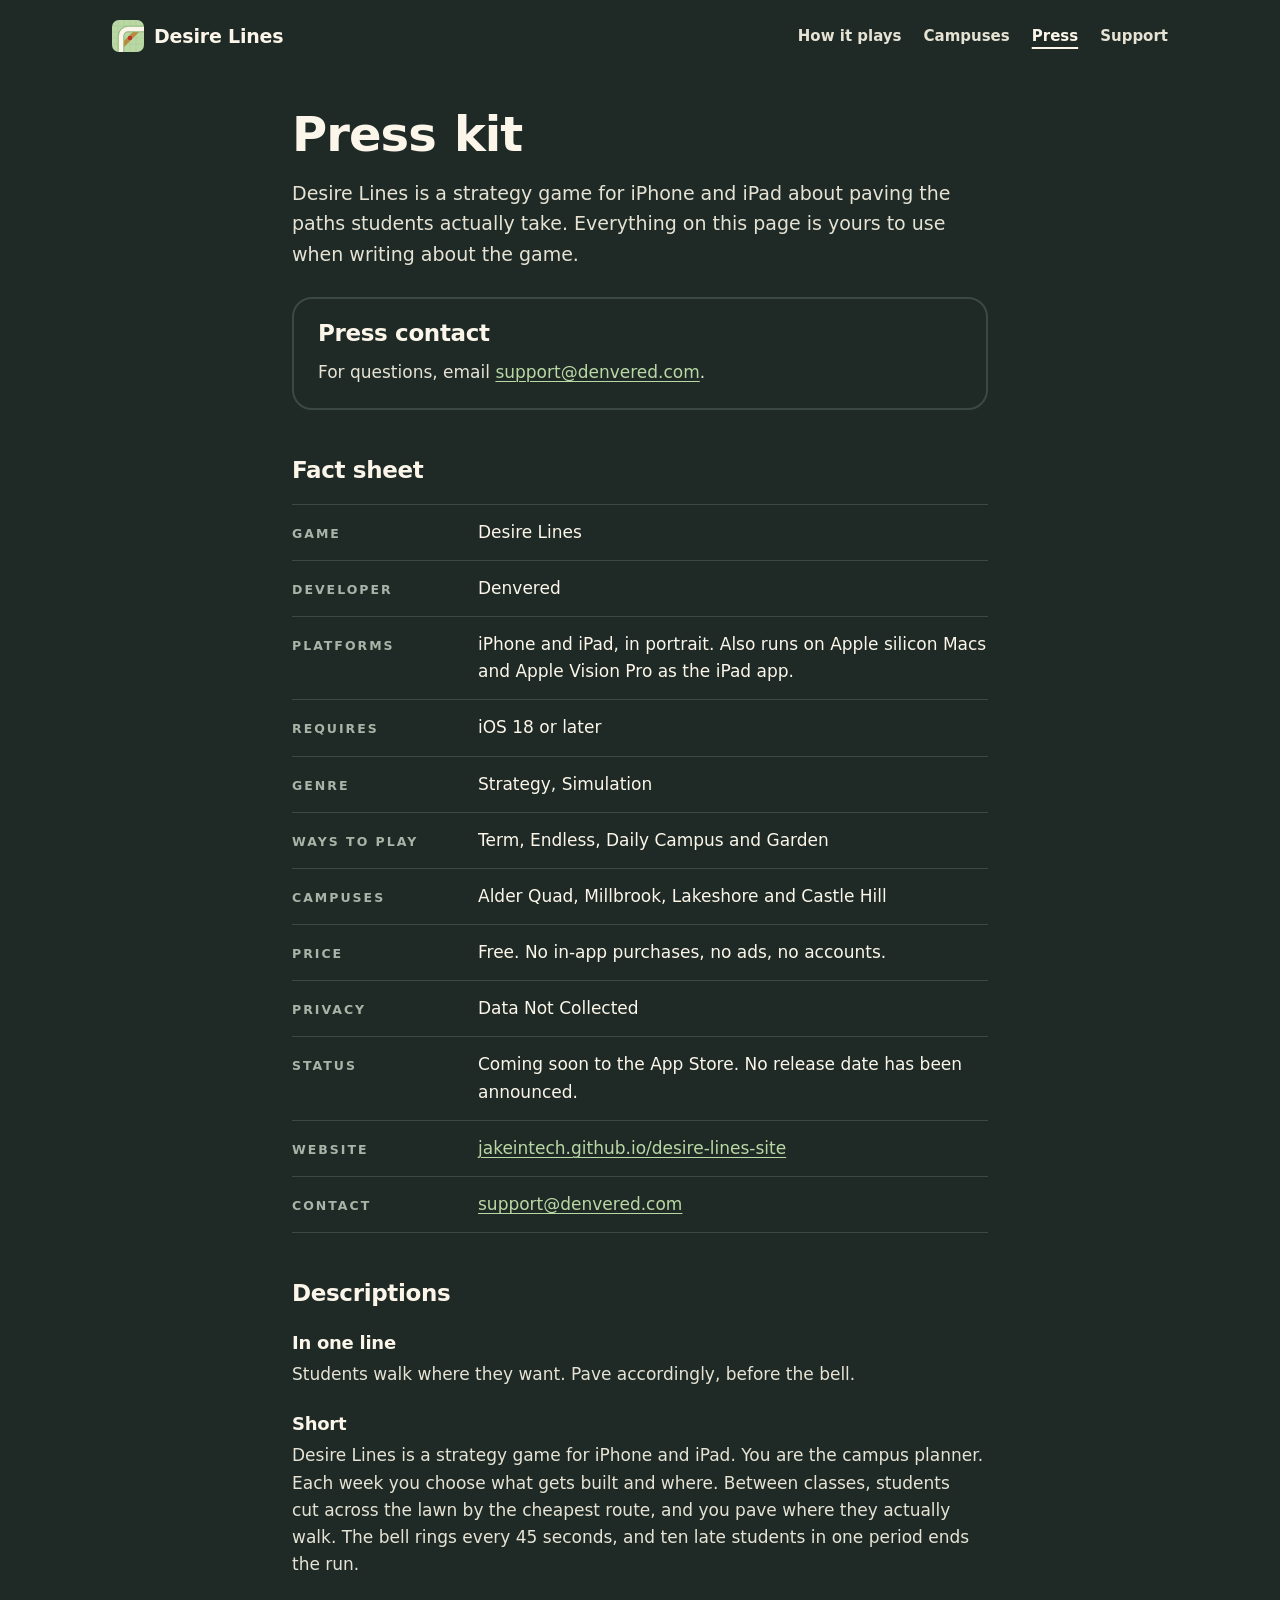
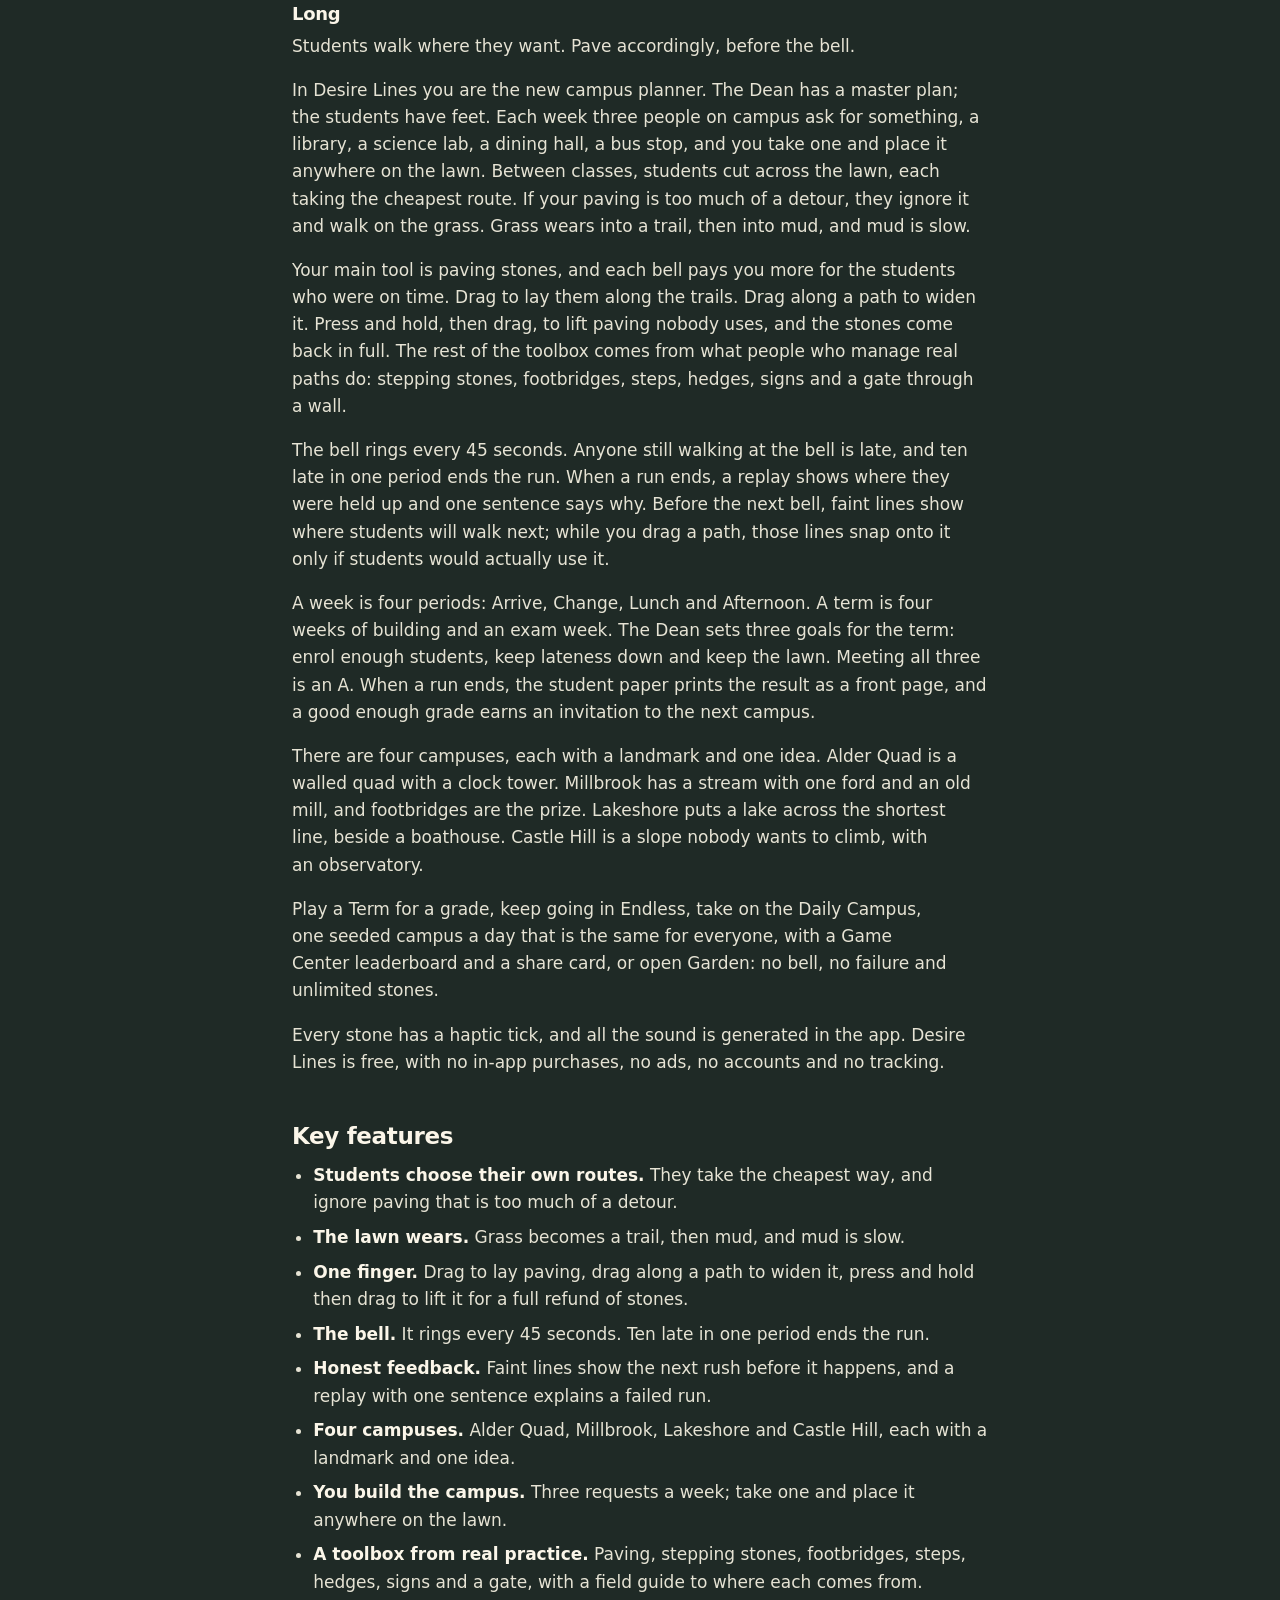
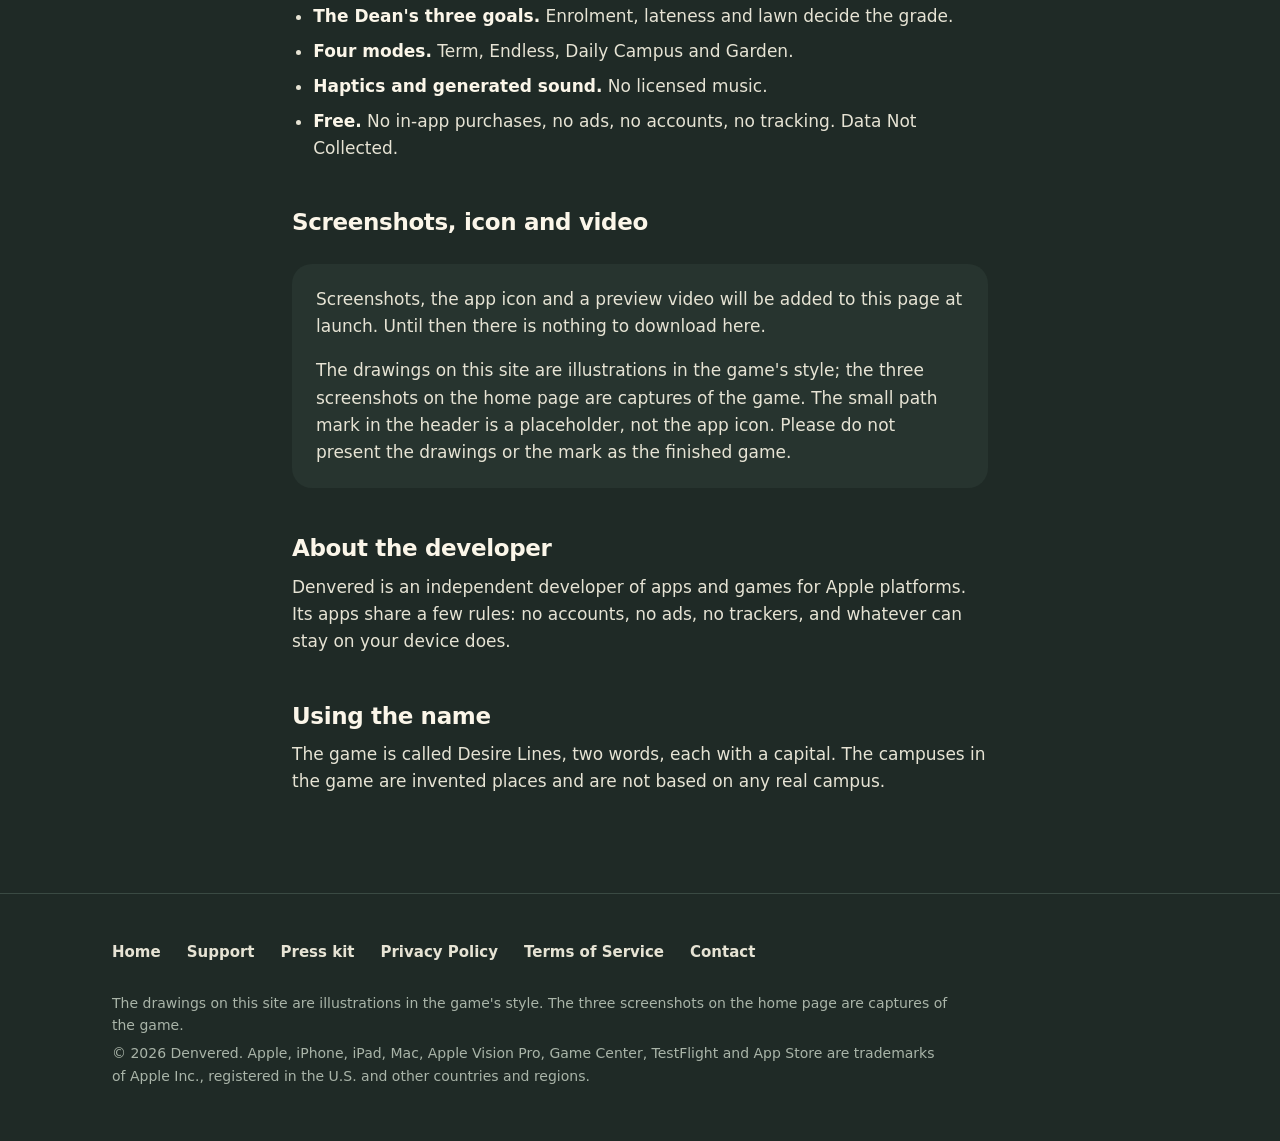
<file: press.html>
<!DOCTYPE html>
<html lang="en">
<head>
<meta charset="UTF-8">
<meta name="viewport" content="width=device-width, initial-scale=1">
<title>Press kit | Desire Lines</title>
<meta name="description" content="Fact sheet and descriptions for Desire Lines, a strategy game for iPhone and iPad from Denvered. Free, no in-app purchases. Coming soon to the App Store.">
<meta name="theme-color" content="#1F2A26">
<meta name="color-scheme" content="dark">
<!-- AFTER RELEASE: the Smart App Banner goes on this line, on every page:
     <meta name="apple-itunes-app" content="app-id=APP_ID">  (APP_ID is app_id in appstore/app-info.json in the app repo) -->
<link rel="canonical" href="https://jakeintech.github.io/desire-lines-site/press.html">
<link rel="icon" href="favicon.svg" type="image/svg+xml">
<link rel="icon" href="assets/img/favicon-32.png" type="image/png" sizes="32x32">
<link rel="apple-touch-icon" href="assets/img/apple-touch-icon.png">
<meta property="og:type" content="website">
<meta property="og:site_name" content="Desire Lines">
<meta property="og:title" content="Press kit | Desire Lines">
<meta property="og:description" content="Fact sheet and descriptions for Desire Lines, a strategy game for iPhone and iPad from Denvered. Free, no in-app purchases. Coming soon to the App Store.">
<meta property="og:url" content="https://jakeintech.github.io/desire-lines-site/press.html">
<meta property="og:image" content="https://jakeintech.github.io/desire-lines-site/assets/img/og.png">
<meta property="og:image:width" content="1200">
<meta property="og:image:height" content="630">
<meta property="og:image:alt" content="Desire Lines. Pave where they walk. A cream path turns a corner on a green lawn while a worn trail cuts straight across it.">
<meta name="twitter:card" content="summary_large_image">
<meta name="twitter:title" content="Press kit | Desire Lines">
<meta name="twitter:description" content="Fact sheet and descriptions for Desire Lines, a strategy game for iPhone and iPad from Denvered. Free, no in-app purchases. Coming soon to the App Store.">
<meta name="twitter:image" content="https://jakeintech.github.io/desire-lines-site/assets/img/og.png">
<meta name="twitter:image:alt" content="Desire Lines. Pave where they walk. A cream path turns a corner on a green lawn while a worn trail cuts straight across it.">
<link rel="stylesheet" href="assets/site.css">
</head>
<body>
<a class="skip" href="#main">Skip to content</a>
<header class="wrap site-head">
  <a class="brand" href="./" aria-label="Desire Lines home"><svg xmlns="http://www.w3.org/2000/svg" viewBox="0 0 64 64" width="32" height="32" aria-hidden="true" focusable="false"><rect width="64" height="64" rx="14" fill="#B9D8A4"/><path d="M12 1V63M24 0V64M36 0V64M48 0V64M1 12H63M0 24H64M0 36H64M0 48H64" stroke="#A6CB90" fill="none"/><path d="M18 54L54 18" stroke="#B98A3E" stroke-width="9" stroke-linecap="round" fill="none"/><path d="M18 64V32A14 14 0 0 1 32 18H64" stroke="#8FB97A" stroke-width="13" fill="none"/><path d="M18 64V32A14 14 0 0 1 32 18H64" stroke="#FBF6E9" stroke-width="9" fill="none"/><circle cx="36" cy="36" r="4.5" fill="#B93424"/></svg>Desire Lines</a>
  <nav class="site-nav" aria-label="Site">
    <a class="wide-only" href="./#how">How it plays</a>
    <a class="wide-only" href="./#campuses">Campuses</a>
    <a href="press.html" aria-current="page">Press</a>
    <a href="support.html">Support</a>
  </nav>
</header>

<main id="main" class="doc">
<h1>Press kit</h1>
<p class="lede">Desire Lines is a strategy game for iPhone and iPad about paving the paths students actually take. Everything on this page is yours to use when writing about the game.</p>

<div class="panel line">
  <h2>Press contact</h2>
  <p>For questions, email <a href="mailto:support@denvered.com">support@denvered.com</a>.</p>
</div>

<h2>Fact sheet</h2>
<dl class="facts">
  <div><dt>Game</dt><dd>Desire Lines</dd></div>
  <div><dt>Developer</dt><dd>Denvered</dd></div>
  <div><dt>Platforms</dt><dd>iPhone and iPad, in portrait. Also runs on Apple silicon Macs and Apple Vision Pro as the iPad app.</dd></div>
  <div><dt>Requires</dt><dd>iOS 18 or later</dd></div>
  <div><dt>Genre</dt><dd>Strategy, Simulation</dd></div>
  <div><dt>Ways to play</dt><dd>Term, Endless, Daily Campus and Garden</dd></div>
  <div><dt>Campuses</dt><dd>Alder Quad, Millbrook, Lakeshore and Castle Hill</dd></div>
  <div><dt>Price</dt><dd>Free. No in-app purchases, no ads, no accounts.</dd></div>
  <div><dt>Privacy</dt><dd>Data Not Collected</dd></div>
  <div><dt>Status</dt><dd>Coming soon to the App Store. No release date has been announced.</dd></div>
  <div><dt>Website</dt><dd><a href="https://jakeintech.github.io/desire-lines-site/">jakeintech.github.io/desire-lines-site</a></dd></div>
  <div><dt>Contact</dt><dd><a href="mailto:support@denvered.com">support@denvered.com</a></dd></div>
</dl>

<h2>Descriptions</h2>
<h3>In one line</h3>
<p>Students walk where they want. Pave accordingly, before the bell.</p>

<h3>Short</h3>
<p>Desire Lines is a strategy game for iPhone and iPad. You are the campus planner. Each week you choose what gets built and where. Between classes, students cut across the lawn by the cheapest route, and you pave where they actually walk. The bell rings every 45 seconds, and ten late students in one period ends the run.</p>

<h3>Long</h3>
<p>Students walk where they want. Pave accordingly, before the bell.</p>
<p>In Desire Lines you are the new campus planner. The Dean has a master plan; the students have feet. Each week three people on campus ask for something, a library, a science lab, a dining hall, a bus stop, and you take one and place it anywhere on the lawn. Between classes, students cut across the lawn, each taking the cheapest route. If your paving is too much of a detour, they ignore it and walk on the grass. Grass wears into a trail, then into mud, and mud is slow.</p>
<p>Your main tool is paving stones, and each bell pays you more for the students who were on time. Drag to lay them along the trails. Drag along a path to widen it. Press and hold, then drag, to lift paving nobody uses, and the stones come back in full. The rest of the toolbox comes from what people who manage real paths do: stepping stones, footbridges, steps, hedges, signs and a gate through a wall.</p>
<p>The bell rings every 45 seconds. Anyone still walking at the bell is late, and ten late in one period ends the run. When a run ends, a replay shows where they were held up and one sentence says why. Before the next bell, faint lines show where students will walk next; while you drag a path, those lines snap onto it only if students would actually use it.</p>
<p>A week is four periods: Arrive, Change, Lunch and Afternoon. A term is four weeks of building and an exam week. The Dean sets three goals for the term: enrol enough students, keep lateness down and keep the lawn. Meeting all three is an A. When a run ends, the student paper prints the result as a front page, and a good enough grade earns an invitation to the next campus.</p>
<p>There are four campuses, each with a landmark and one idea. Alder Quad is a walled quad with a clock tower. Millbrook has a stream with one ford and an old mill, and footbridges are the prize. Lakeshore puts a lake across the shortest line, beside a boathouse. Castle Hill is a slope nobody wants to climb, with an observatory.</p>
<p>Play a Term for a grade, keep going in Endless, take on the Daily Campus, one seeded campus a day that is the same for everyone, with a Game Center leaderboard and a share card, or open Garden: no bell, no failure and unlimited stones.</p>
<p>Every stone has a haptic tick, and all the sound is generated in the app. Desire Lines is free, with no in-app purchases, no ads, no accounts and no tracking.</p>

<h2>Key features</h2>
<ul>
  <li><strong>Students choose their own routes.</strong> They take the cheapest way, and ignore paving that is too much of a detour.</li>
  <li><strong>The lawn wears.</strong> Grass becomes a trail, then mud, and mud is slow.</li>
  <li><strong>One finger.</strong> Drag to lay paving, drag along a path to widen it, press and hold then drag to lift it for a full refund of stones.</li>
  <li><strong>The bell.</strong> It rings every 45 seconds. Ten late in one period ends the run.</li>
  <li><strong>Honest feedback.</strong> Faint lines show the next rush before it happens, and a replay with one sentence explains a failed run.</li>
  <li><strong>Four campuses.</strong> Alder Quad, Millbrook, Lakeshore and Castle Hill, each with a landmark and one idea.</li>
  <li><strong>You build the campus.</strong> Three requests a week; take one and place it anywhere on the lawn.</li>
  <li><strong>A toolbox from real practice.</strong> Paving, stepping stones, footbridges, steps, hedges, signs and a gate, with a field guide to where each comes from.</li>
  <li><strong>The Dean's three goals.</strong> Enrolment, lateness and lawn decide the grade.</li>
  <li><strong>Four modes.</strong> Term, Endless, Daily Campus and Garden.</li>
  <li><strong>Haptics and generated sound.</strong> No licensed music.</li>
  <li><strong>Free.</strong> No in-app purchases, no ads, no accounts, no tracking. Data Not Collected.</li>
</ul>

<h2>Screenshots, icon and video</h2>
<div class="panel">
  <p>Screenshots, the app icon and a preview video will be added to this page at launch. Until then there is nothing to download here.</p>
  <p>The drawings on this site are illustrations in the game's style; the three screenshots on the home page are captures of the game. The small path mark in the header is a placeholder, not the app icon. Please do not present the drawings or the mark as the finished game.</p>
</div>
<!-- PRESS ASSET SLOTS. AFTER the assets exist, replace the panel above with:
     1. the app icon (PNG, 1024 and 512) with download links,
     2. the screenshots with full-size download links and a zip of the set,
     3. the preview video (MP4) with a poster frame.
     Do not link any file until it is in the repo. -->

<h2>About the developer</h2>
<p>Denvered is an independent developer of apps and games for Apple platforms. Its apps share a few rules: no accounts, no ads, no trackers, and whatever can stay on your device does.</p>

<h2>Using the name</h2>
<p>The game is called Desire Lines, two words, each with a capital. The campuses in the game are invented places and are not based on any real campus.</p>
</main>

<footer class="site-foot">
  <div class="wrap">
    <nav aria-label="Footer">
      <a href="./">Home</a>
      <a href="support.html">Support</a>
      <a href="press.html">Press kit</a>
      <a href="privacy-policy.html">Privacy Policy</a>
      <a href="terms-of-service.html">Terms of Service</a>
      <a href="mailto:support@denvered.com">Contact</a>
    </nav>
    <p>The drawings on this site are illustrations in the game's style. The three screenshots on the home page are captures of the game.</p>
    <p>&copy; 2026 Denvered. Apple, iPhone, iPad, Mac, Apple Vision Pro, Game Center, TestFlight and App Store are trademarks of Apple Inc., registered in the U.S. and other countries and regions.</p>
  </div>
</footer>
</body>
</html>
</file>
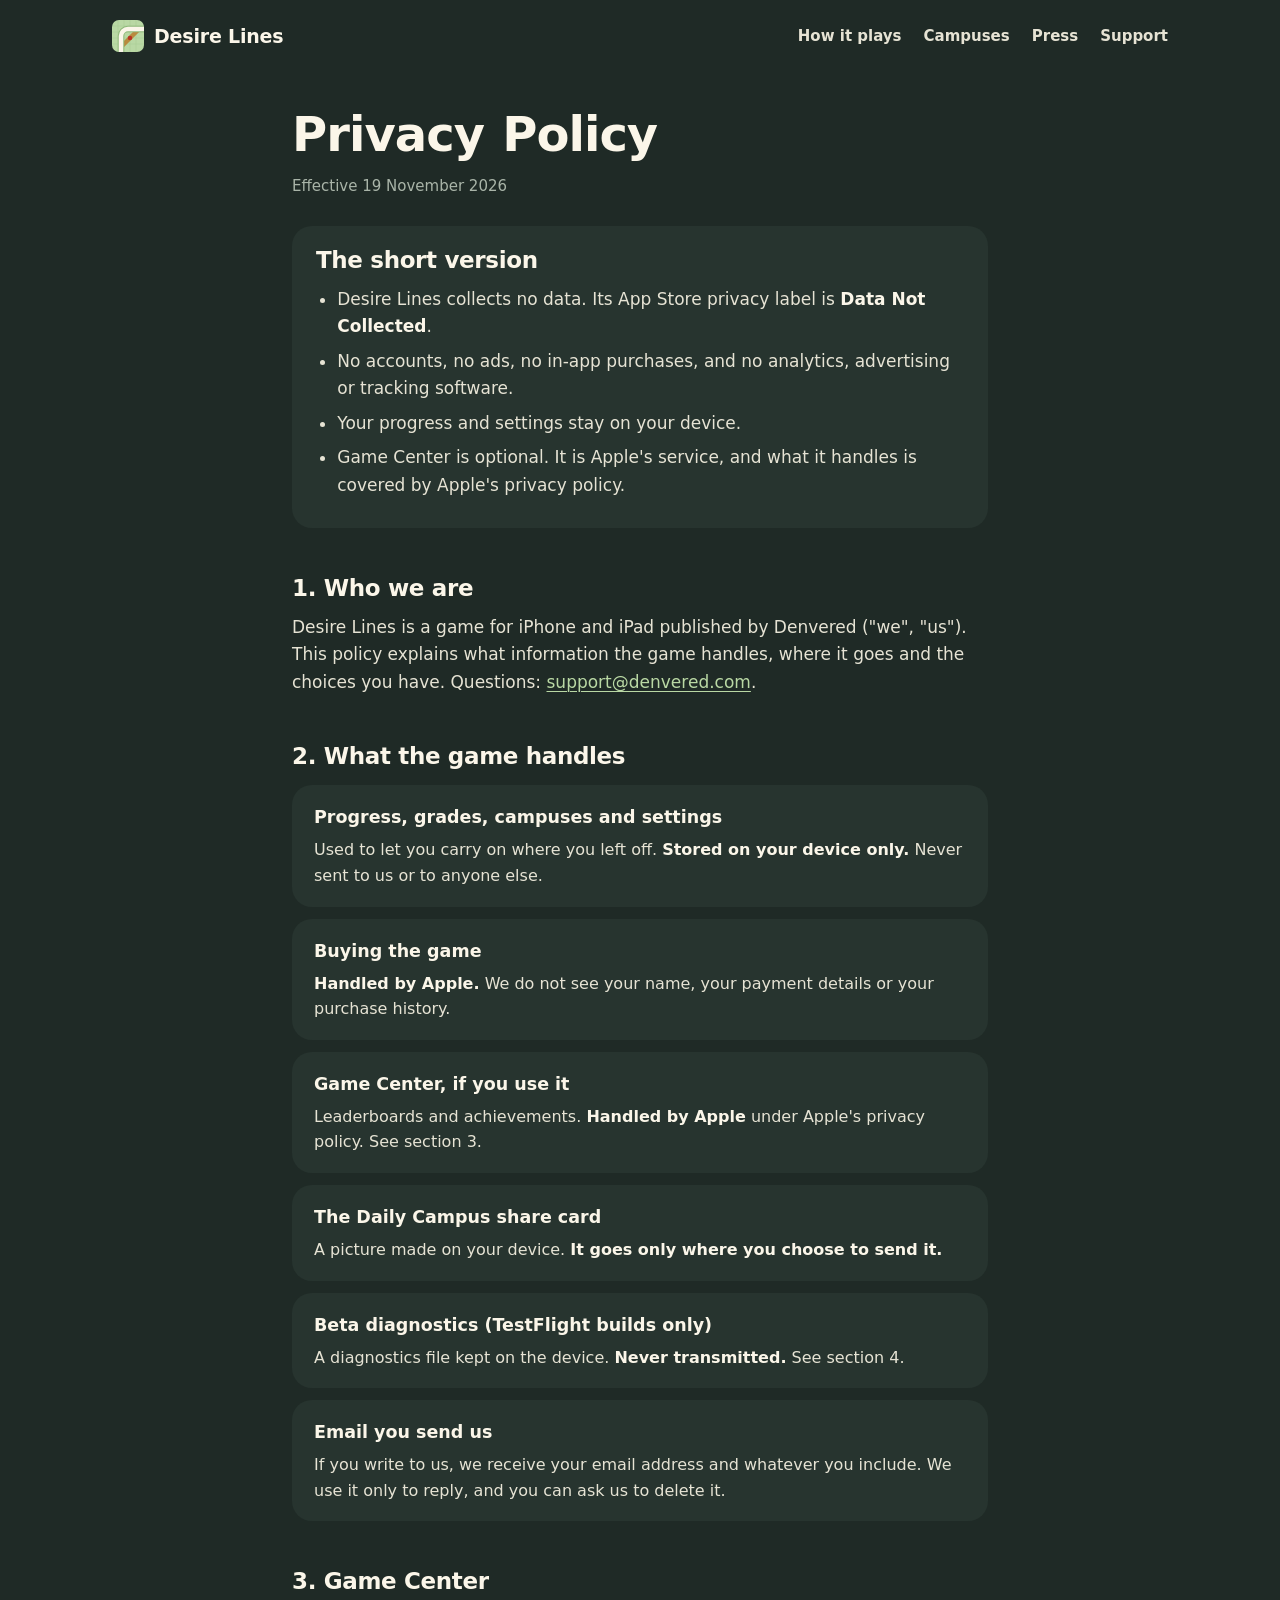
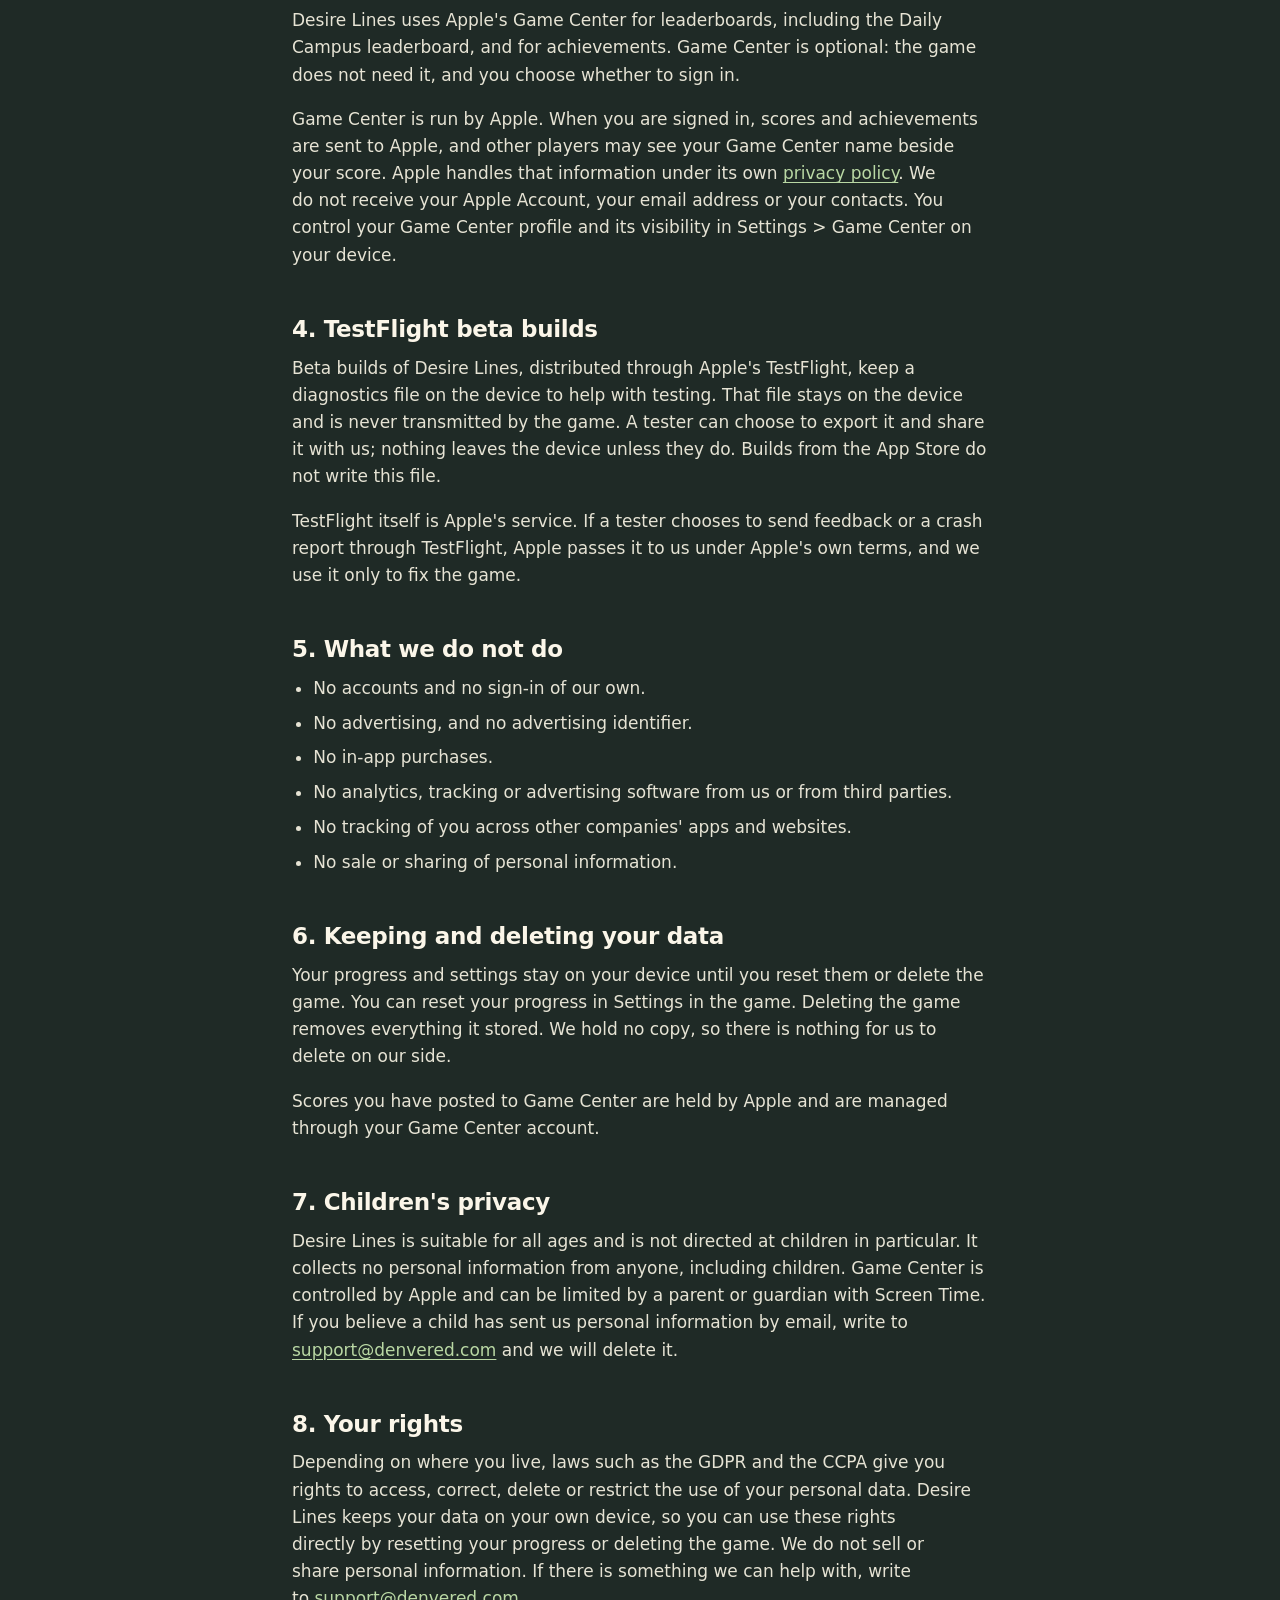
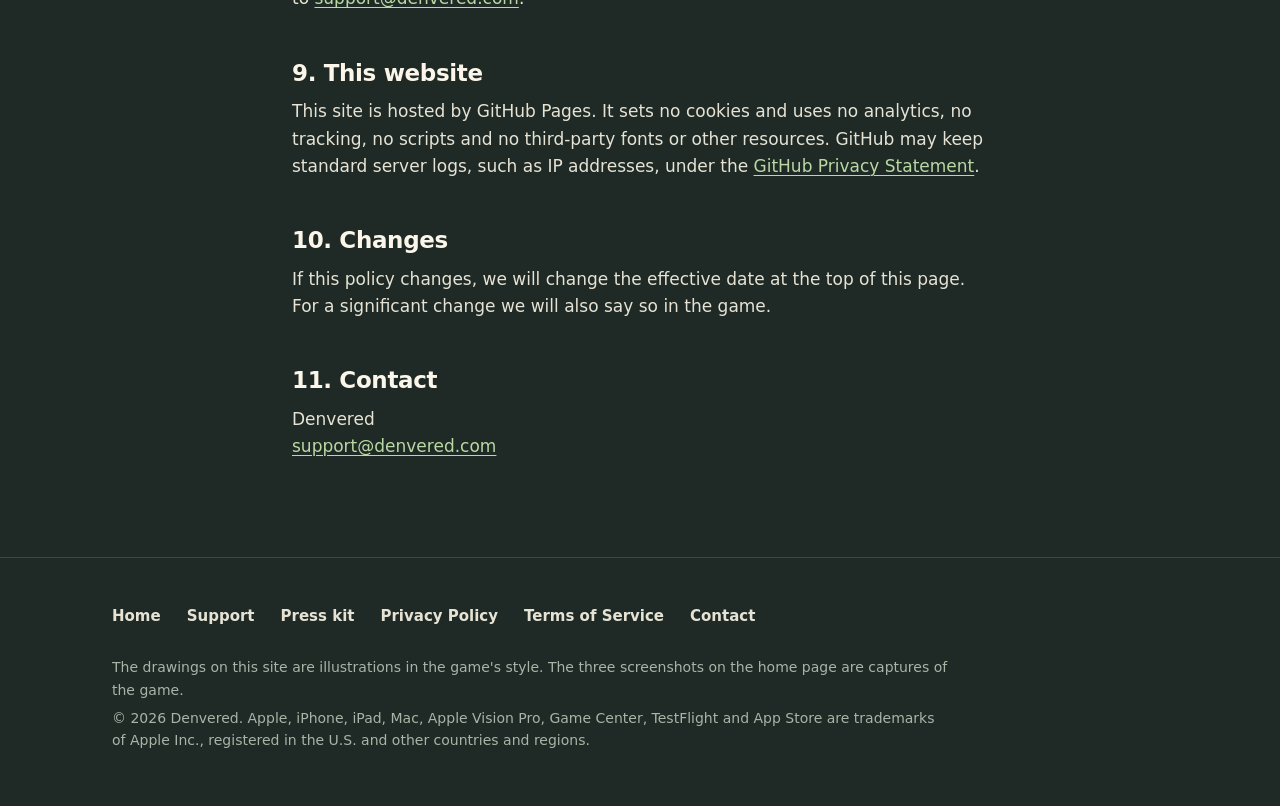
<file: privacy-policy.html>
<!DOCTYPE html>
<html lang="en">
<head>
<meta charset="UTF-8">
<meta name="viewport" content="width=device-width, initial-scale=1">
<title>Privacy Policy | Desire Lines</title>
<meta name="description" content="Desire Lines collects no data. No accounts, no ads, no trackers. Game Center is optional and is handled by Apple under its own privacy policy.">
<meta name="theme-color" content="#1F2A26">
<meta name="color-scheme" content="dark">
<!-- AFTER RELEASE: the Smart App Banner goes on this line, on every page:
     <meta name="apple-itunes-app" content="app-id=APP_ID">  (APP_ID is app_id in appstore/app-info.json in the app repo) -->
<link rel="canonical" href="https://jakeintech.github.io/desire-lines-site/privacy-policy.html">
<link rel="icon" href="favicon.svg" type="image/svg+xml">
<link rel="icon" href="assets/img/favicon-32.png" type="image/png" sizes="32x32">
<link rel="apple-touch-icon" href="assets/img/apple-touch-icon.png">
<meta property="og:type" content="website">
<meta property="og:site_name" content="Desire Lines">
<meta property="og:title" content="Privacy Policy | Desire Lines">
<meta property="og:description" content="Desire Lines collects no data. No accounts, no ads, no trackers. Game Center is optional and is handled by Apple under its own privacy policy.">
<meta property="og:url" content="https://jakeintech.github.io/desire-lines-site/privacy-policy.html">
<meta property="og:image" content="https://jakeintech.github.io/desire-lines-site/assets/img/og.png">
<meta property="og:image:width" content="1200">
<meta property="og:image:height" content="630">
<meta property="og:image:alt" content="Desire Lines. Pave where they walk. A cream path turns a corner on a green lawn while a worn trail cuts straight across it.">
<meta name="twitter:card" content="summary_large_image">
<meta name="twitter:title" content="Privacy Policy | Desire Lines">
<meta name="twitter:description" content="Desire Lines collects no data. No accounts, no ads, no trackers. Game Center is optional and is handled by Apple under its own privacy policy.">
<meta name="twitter:image" content="https://jakeintech.github.io/desire-lines-site/assets/img/og.png">
<meta name="twitter:image:alt" content="Desire Lines. Pave where they walk. A cream path turns a corner on a green lawn while a worn trail cuts straight across it.">
<link rel="stylesheet" href="assets/site.css">
</head>
<body>
<a class="skip" href="#main">Skip to content</a>
<header class="wrap site-head">
  <a class="brand" href="./" aria-label="Desire Lines home"><svg xmlns="http://www.w3.org/2000/svg" viewBox="0 0 64 64" width="32" height="32" aria-hidden="true" focusable="false"><rect width="64" height="64" rx="14" fill="#B9D8A4"/><path d="M12 1V63M24 0V64M36 0V64M48 0V64M1 12H63M0 24H64M0 36H64M0 48H64" stroke="#A6CB90" fill="none"/><path d="M18 54L54 18" stroke="#B98A3E" stroke-width="9" stroke-linecap="round" fill="none"/><path d="M18 64V32A14 14 0 0 1 32 18H64" stroke="#8FB97A" stroke-width="13" fill="none"/><path d="M18 64V32A14 14 0 0 1 32 18H64" stroke="#FBF6E9" stroke-width="9" fill="none"/><circle cx="36" cy="36" r="4.5" fill="#B93424"/></svg>Desire Lines</a>
  <nav class="site-nav" aria-label="Site">
    <a class="wide-only" href="./#how">How it plays</a>
    <a class="wide-only" href="./#campuses">Campuses</a>
    <a href="press.html">Press</a>
    <a href="support.html">Support</a>
  </nav>
</header>

<main id="main" class="doc">
<h1>Privacy Policy</h1>
<p class="dated">Effective 19 November 2026</p>

<div class="panel">
  <h2>The short version</h2>
  <ul>
    <li>Desire Lines collects no data. Its App Store privacy label is <strong>Data Not Collected</strong>.</li>
    <li>No accounts, no ads, no in-app purchases, and no analytics, advertising or tracking software.</li>
    <li>Your progress and settings stay on your device.</li>
    <li>Game Center is optional. It is Apple's service, and what it handles is covered by Apple's privacy policy.</li>
  </ul>
</div>

<h2>1. Who we are</h2>
<p>Desire Lines is a game for iPhone and iPad published by Denvered ("we", "us"). This policy explains what information the game handles, where it goes and the choices you have. Questions: <a href="mailto:support@denvered.com">support@denvered.com</a>.</p>

<h2>2. What the game handles</h2>
<dl class="handled">
  <div><dt>Progress, grades, campuses and settings</dt><dd>Used to let you carry on where you left off. <b>Stored on your device only.</b> Never sent to us or to anyone else.</dd></div>
  <div><dt>Buying the game</dt><dd><b>Handled by Apple.</b> We do not see your name, your payment details or your purchase history.</dd></div>
  <div><dt>Game Center, if you use it</dt><dd>Leaderboards and achievements. <b>Handled by Apple</b> under Apple's privacy policy. See section 3.</dd></div>
  <div><dt>The Daily Campus share card</dt><dd>A picture made on your device. <b>It goes only where you choose to send it.</b></dd></div>
  <div><dt>Beta diagnostics (TestFlight builds only)</dt><dd>A diagnostics file kept on the device. <b>Never transmitted.</b> See section 4.</dd></div>
  <div><dt>Email you send us</dt><dd>If you write to us, we receive your email address and whatever you include. We use it only to reply, and you can ask us to delete it.</dd></div>
</dl>

<h2>3. Game Center</h2>
<p>Desire Lines uses Apple's Game Center for leaderboards, including the Daily Campus leaderboard, and for achievements. Game Center is optional: the game does not need it, and you choose whether to sign in.</p>
<p>Game Center is run by Apple. When you are signed in, scores and achievements are sent to Apple, and other players may see your Game Center name beside your score. Apple handles that information under its own <a href="https://www.apple.com/legal/privacy/">privacy policy</a>. We do not receive your Apple Account, your email address or your contacts. You control your Game Center profile and its visibility in Settings &gt; Game Center on your device.</p>

<h2>4. TestFlight beta builds</h2>
<p>Beta builds of Desire Lines, distributed through Apple's TestFlight, keep a diagnostics file on the device to help with testing. That file stays on the device and is never transmitted by the game. A tester can choose to export it and share it with us; nothing leaves the device unless they do. Builds from the App Store do not write this file.</p>
<p>TestFlight itself is Apple's service. If a tester chooses to send feedback or a crash report through TestFlight, Apple passes it to us under Apple's own terms, and we use it only to fix the game.</p>

<h2>5. What we do not do</h2>
<ul>
  <li>No accounts and no sign-in of our own.</li>
  <li>No advertising, and no advertising identifier.</li>
  <li>No in-app purchases.</li>
  <li>No analytics, tracking or advertising software from us or from third parties.</li>
  <li>No tracking of you across other companies' apps and websites.</li>
  <li>No sale or sharing of personal information.</li>
</ul>

<h2>6. Keeping and deleting your data</h2>
<p>Your progress and settings stay on your device until you reset them or delete the game. You can reset your progress in Settings in the game. Deleting the game removes everything it stored. We hold no copy, so there is nothing for us to delete on our side.</p>
<p>Scores you have posted to Game Center are held by Apple and are managed through your Game Center account.</p>

<h2>7. Children's privacy</h2>
<p>Desire Lines is suitable for all ages and is not directed at children in particular. It collects no personal information from anyone, including children. Game Center is controlled by Apple and can be limited by a parent or guardian with Screen Time. If you believe a child has sent us personal information by email, write to <a href="mailto:support@denvered.com">support@denvered.com</a> and we will delete it.</p>

<h2>8. Your rights</h2>
<p>Depending on where you live, laws such as the GDPR and the CCPA give you rights to access, correct, delete or restrict the use of your personal data. Desire Lines keeps your data on your own device, so you can use these rights directly by resetting your progress or deleting the game. We do not sell or share personal information. If there is something we can help with, write to <a href="mailto:support@denvered.com">support@denvered.com</a>.</p>

<h2>9. This website</h2>
<p>This site is hosted by GitHub Pages. It sets no cookies and uses no analytics, no tracking, no scripts and no third-party fonts or other resources. GitHub may keep standard server logs, such as IP addresses, under the <a href="https://docs.github.com/en/site-policy/privacy-policies/github-general-privacy-statement">GitHub Privacy Statement</a>.</p>

<h2>10. Changes</h2>
<p>If this policy changes, we will change the effective date at the top of this page. For a significant change we will also say so in the game.</p>

<h2>11. Contact</h2>
<p>Denvered<br><a href="mailto:support@denvered.com">support@denvered.com</a></p>
</main>

<footer class="site-foot">
  <div class="wrap">
    <nav aria-label="Footer">
      <a href="./">Home</a>
      <a href="support.html">Support</a>
      <a href="press.html">Press kit</a>
      <a href="privacy-policy.html">Privacy Policy</a>
      <a href="terms-of-service.html">Terms of Service</a>
      <a href="mailto:support@denvered.com">Contact</a>
    </nav>
    <p>The drawings on this site are illustrations in the game's style. The three screenshots on the home page are captures of the game.</p>
    <p>&copy; 2026 Denvered. Apple, iPhone, iPad, Mac, Apple Vision Pro, Game Center, TestFlight and App Store are trademarks of Apple Inc., registered in the U.S. and other countries and regions.</p>
  </div>
</footer>
</body>
</html>
</file>
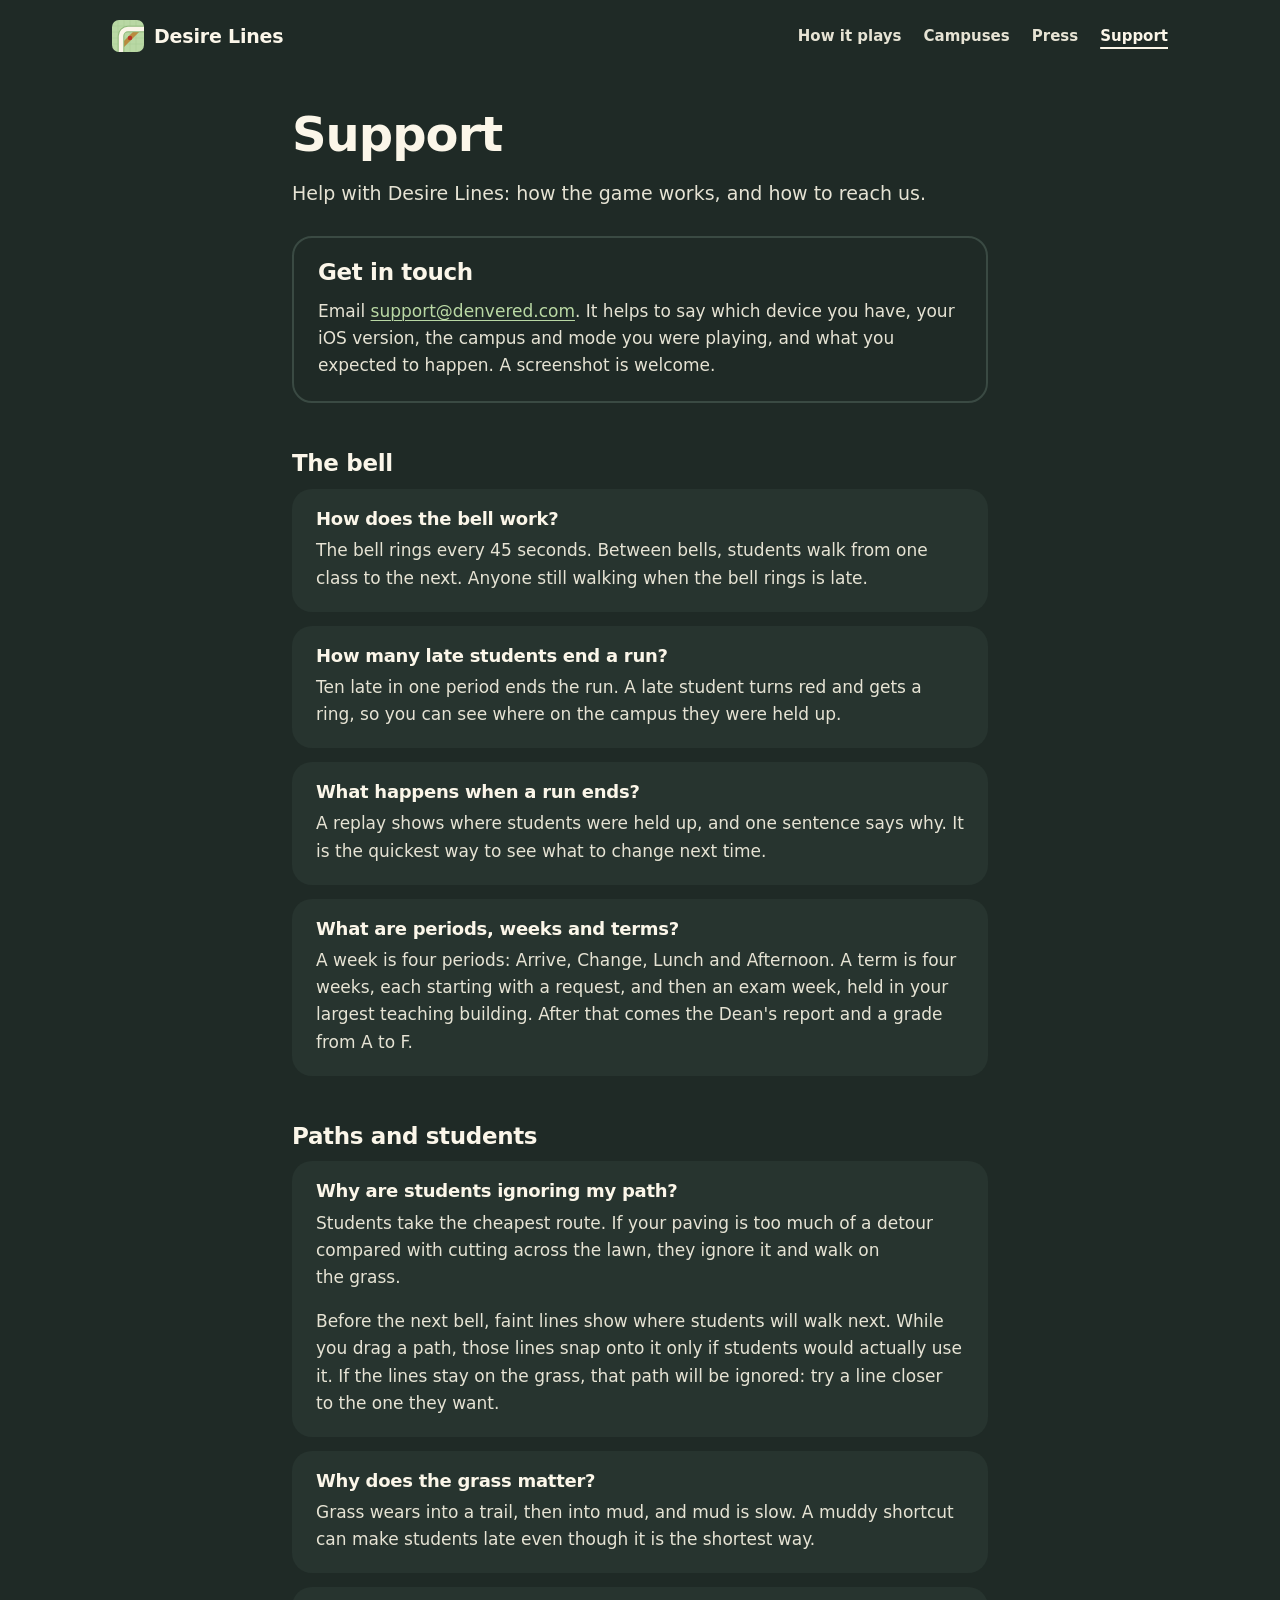
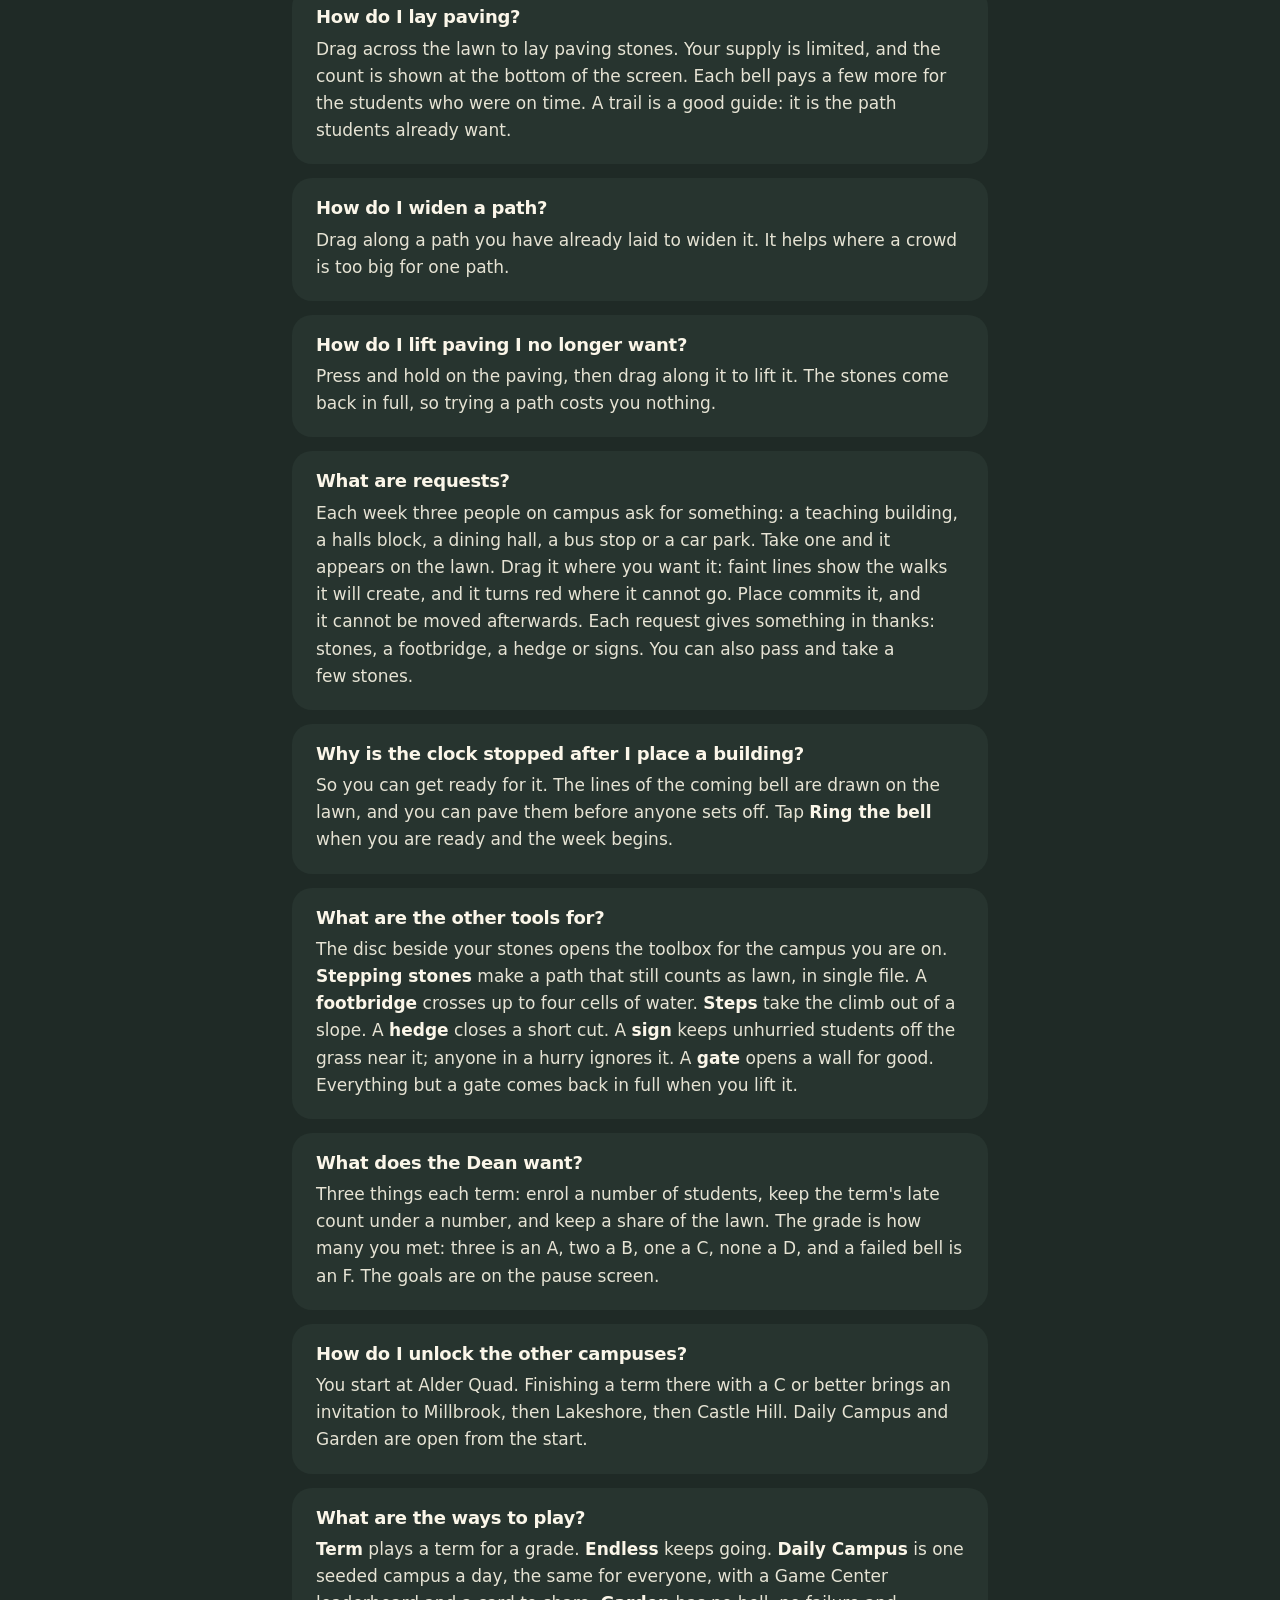
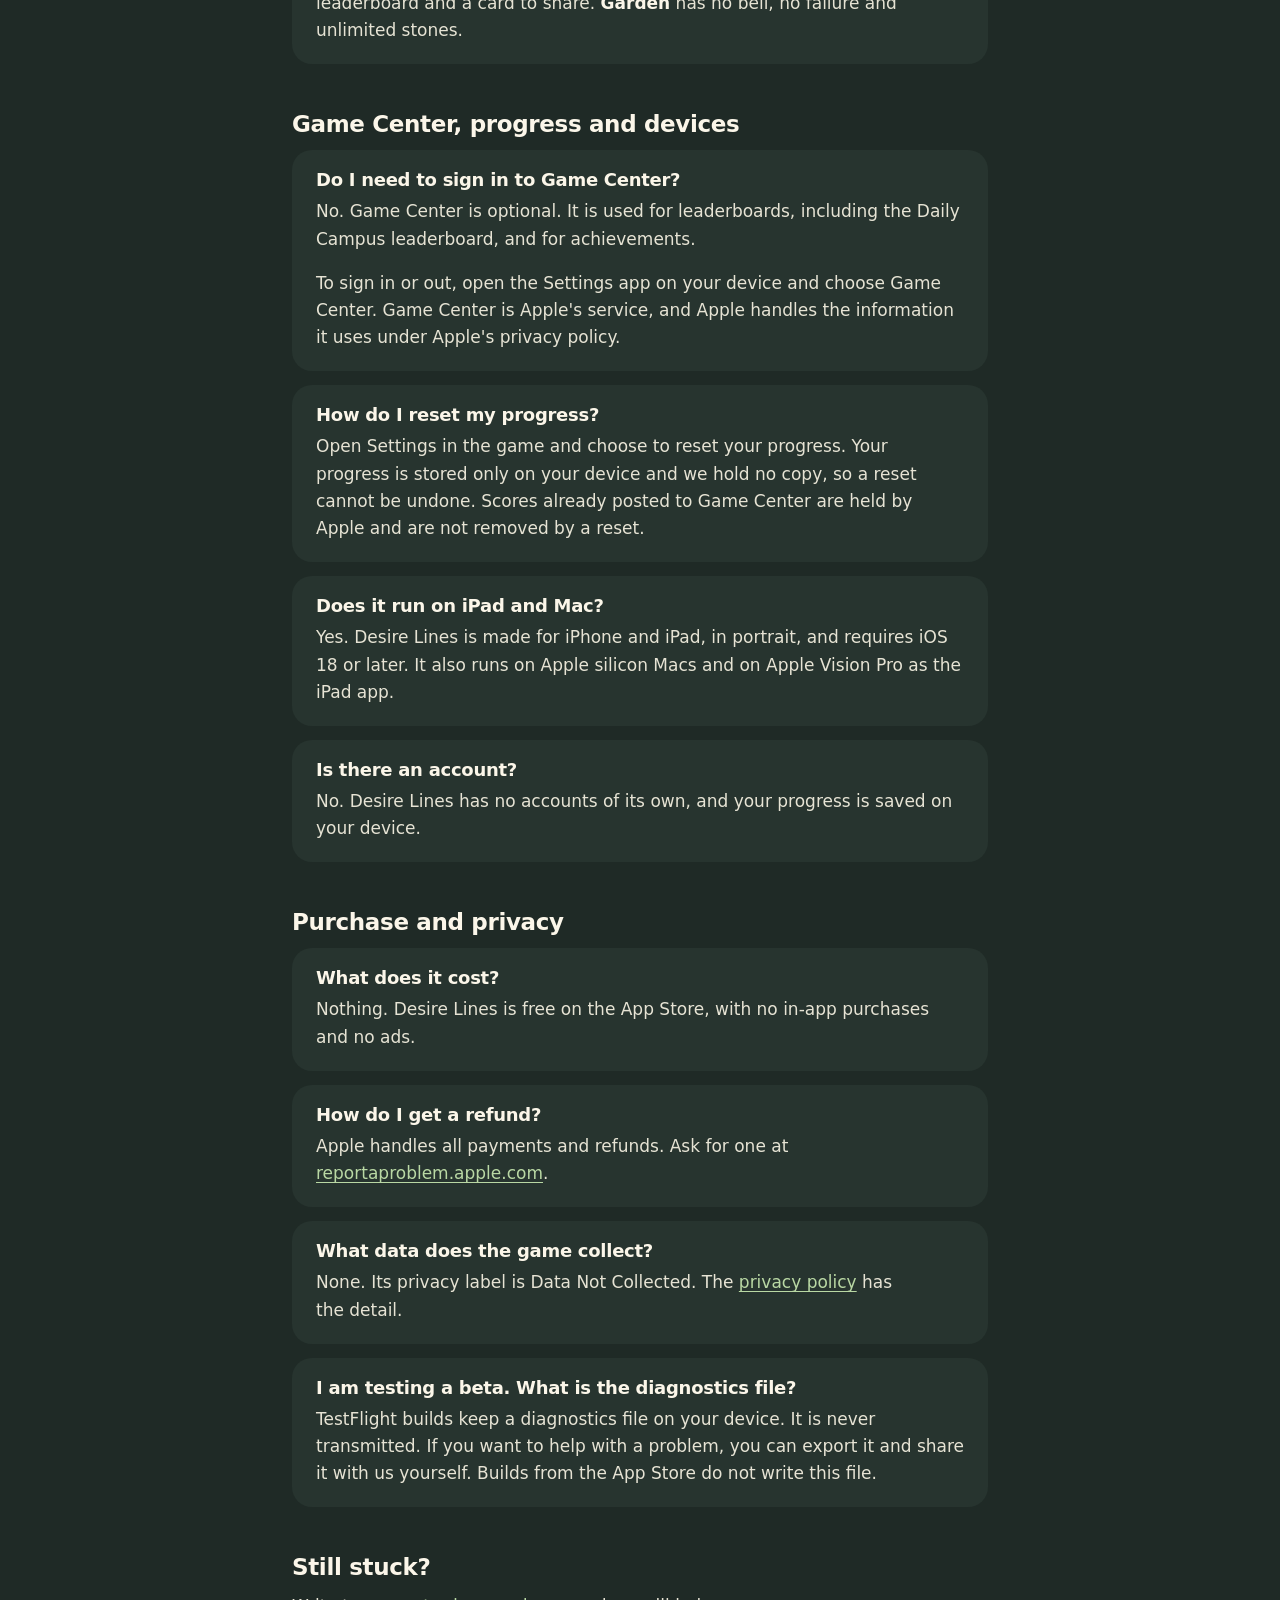
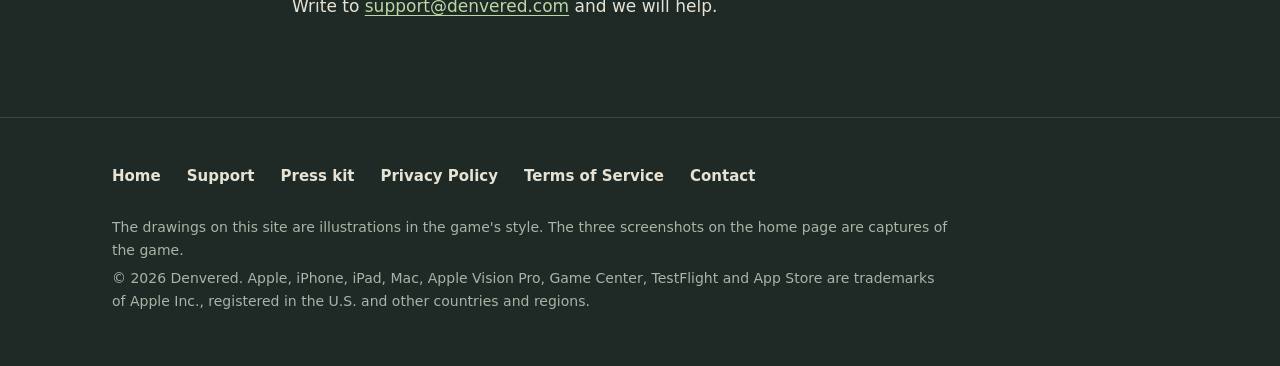
<file: support.html>
<!DOCTYPE html>
<html lang="en">
<head>
<meta charset="UTF-8">
<meta name="viewport" content="width=device-width, initial-scale=1">
<title>Support and FAQ | Desire Lines</title>
<meta name="description" content="Help with Desire Lines: how the bell and lateness work, why students ignore a path, placing buildings, widening and lifting paving, Game Center, and how to reach us.">
<meta name="theme-color" content="#1F2A26">
<meta name="color-scheme" content="dark">
<!-- AFTER RELEASE: the Smart App Banner goes on this line, on every page:
     <meta name="apple-itunes-app" content="app-id=APP_ID">  (APP_ID is app_id in appstore/app-info.json in the app repo) -->
<link rel="canonical" href="https://jakeintech.github.io/desire-lines-site/support.html">
<link rel="icon" href="favicon.svg" type="image/svg+xml">
<link rel="icon" href="assets/img/favicon-32.png" type="image/png" sizes="32x32">
<link rel="apple-touch-icon" href="assets/img/apple-touch-icon.png">
<meta property="og:type" content="website">
<meta property="og:site_name" content="Desire Lines">
<meta property="og:title" content="Support and FAQ | Desire Lines">
<meta property="og:description" content="Help with Desire Lines: how the bell and lateness work, why students ignore a path, placing buildings, widening and lifting paving, Game Center, and how to reach us.">
<meta property="og:url" content="https://jakeintech.github.io/desire-lines-site/support.html">
<meta property="og:image" content="https://jakeintech.github.io/desire-lines-site/assets/img/og.png">
<meta property="og:image:width" content="1200">
<meta property="og:image:height" content="630">
<meta property="og:image:alt" content="Desire Lines. Pave where they walk. A cream path turns a corner on a green lawn while a worn trail cuts straight across it.">
<meta name="twitter:card" content="summary_large_image">
<meta name="twitter:title" content="Support and FAQ | Desire Lines">
<meta name="twitter:description" content="Help with Desire Lines: how the bell and lateness work, why students ignore a path, placing buildings, widening and lifting paving, Game Center, and how to reach us.">
<meta name="twitter:image" content="https://jakeintech.github.io/desire-lines-site/assets/img/og.png">
<meta name="twitter:image:alt" content="Desire Lines. Pave where they walk. A cream path turns a corner on a green lawn while a worn trail cuts straight across it.">
<link rel="stylesheet" href="assets/site.css">
</head>
<body>
<a class="skip" href="#main">Skip to content</a>
<header class="wrap site-head">
  <a class="brand" href="./" aria-label="Desire Lines home"><svg xmlns="http://www.w3.org/2000/svg" viewBox="0 0 64 64" width="32" height="32" aria-hidden="true" focusable="false"><rect width="64" height="64" rx="14" fill="#B9D8A4"/><path d="M12 1V63M24 0V64M36 0V64M48 0V64M1 12H63M0 24H64M0 36H64M0 48H64" stroke="#A6CB90" fill="none"/><path d="M18 54L54 18" stroke="#B98A3E" stroke-width="9" stroke-linecap="round" fill="none"/><path d="M18 64V32A14 14 0 0 1 32 18H64" stroke="#8FB97A" stroke-width="13" fill="none"/><path d="M18 64V32A14 14 0 0 1 32 18H64" stroke="#FBF6E9" stroke-width="9" fill="none"/><circle cx="36" cy="36" r="4.5" fill="#B93424"/></svg>Desire Lines</a>
  <nav class="site-nav" aria-label="Site">
    <a class="wide-only" href="./#how">How it plays</a>
    <a class="wide-only" href="./#campuses">Campuses</a>
    <a href="press.html">Press</a>
    <a href="support.html" aria-current="page">Support</a>
  </nav>
</header>

<main id="main" class="doc">
<h1>Support</h1>
<p class="lede">Help with Desire Lines: how the game works, and how to reach us.</p>

<div class="panel line">
  <h2>Get in touch</h2>
  <p>Email <a href="mailto:support@denvered.com">support@denvered.com</a>. It helps to say which device you have, your iOS version, the campus and mode you were playing, and what you expected to happen. A screenshot is welcome.</p>
</div>

<h2>The bell</h2>
<div class="qa">
  <h3>How does the bell work?</h3>
  <p>The bell rings every 45 seconds. Between bells, students walk from one class to the next. Anyone still walking when the bell rings is late.</p>
</div>
<div class="qa">
  <h3>How many late students end a run?</h3>
  <p>Ten late in one period ends the run. A late student turns red and gets a ring, so you can see where on the campus they were held up.</p>
</div>
<div class="qa">
  <h3>What happens when a run ends?</h3>
  <p>A replay shows where students were held up, and one sentence says why. It is the quickest way to see what to change next time.</p>
</div>
<div class="qa">
  <h3>What are periods, weeks and terms?</h3>
  <p>A week is four periods: Arrive, Change, Lunch and Afternoon. A term is four weeks, each starting with a request, and then an exam week, held in your largest teaching building. After that comes the Dean's report and a grade from A to F.</p>
</div>

<h2>Paths and students</h2>
<div class="qa">
  <h3>Why are students ignoring my path?</h3>
  <p>Students take the cheapest route. If your paving is too much of a detour compared with cutting across the lawn, they ignore it and walk on the grass.</p><p>Before the next bell, faint lines show where students will walk next. While you drag a path, those lines snap onto it only if students would actually use it. If the lines stay on the grass, that path will be ignored: try a line closer to the one they want.</p>
</div>
<div class="qa">
  <h3>Why does the grass matter?</h3>
  <p>Grass wears into a trail, then into mud, and mud is slow. A muddy shortcut can make students late even though it is the shortest way.</p>
</div>
<div class="qa">
  <h3>How do I lay paving?</h3>
  <p>Drag across the lawn to lay paving stones. Your supply is limited, and the count is shown at the bottom of the screen. Each bell pays a few more for the students who were on time. A trail is a good guide: it is the path students already want.</p>
</div>
<div class="qa">
  <h3>How do I widen a path?</h3>
  <p>Drag along a path you have already laid to widen it. It helps where a crowd is too big for one path.</p>
</div>
<div class="qa">
  <h3>How do I lift paving I no longer want?</h3>
  <p>Press and hold on the paving, then drag along it to lift it. The stones come back in full, so trying a path costs you nothing.</p>
</div>
<div class="qa">
  <h3>What are requests?</h3>
  <p>Each week three people on campus ask for something: a teaching building, a halls block, a dining hall, a bus stop or a car park. Take one and it appears on the lawn. Drag it where you want it: faint lines show the walks it will create, and it turns red where it cannot go. Place commits it, and it cannot be moved afterwards. Each request gives something in thanks: stones, a footbridge, a hedge or signs. You can also pass and take a few stones.</p>
</div>
<div class="qa">
  <h3>Why is the clock stopped after I place a building?</h3>
  <p>So you can get ready for it. The lines of the coming bell are drawn on the lawn, and you can pave them before anyone sets off. Tap <strong>Ring the bell</strong> when you are ready and the week begins.</p>
</div>
<div class="qa">
  <h3>What are the other tools for?</h3>
  <p>The disc beside your stones opens the toolbox for the campus you are on. <strong>Stepping stones</strong> make a path that still counts as lawn, in single file. A <strong>footbridge</strong> crosses up to four cells of water. <strong>Steps</strong> take the climb out of a slope. A <strong>hedge</strong> closes a short cut. A <strong>sign</strong> keeps unhurried students off the grass near it; anyone in a hurry ignores it. A <strong>gate</strong> opens a wall for good. Everything but a gate comes back in full when you lift it.</p>
</div>
<div class="qa">
  <h3>What does the Dean want?</h3>
  <p>Three things each term: enrol a number of students, keep the term's late count under a number, and keep a share of the lawn. The grade is how many you met: three is an A, two a B, one a C, none a D, and a failed bell is an F. The goals are on the pause screen.</p>
</div>
<div class="qa">
  <h3>How do I unlock the other campuses?</h3>
  <p>You start at Alder Quad. Finishing a term there with a C or better brings an invitation to Millbrook, then Lakeshore, then Castle Hill. Daily Campus and Garden are open from the start.</p>
</div>
<div class="qa">
  <h3>What are the ways to play?</h3>
  <p><strong>Term</strong> plays a term for a grade. <strong>Endless</strong> keeps going. <strong>Daily Campus</strong> is one seeded campus a day, the same for everyone, with a Game Center leaderboard and a card to share. <strong>Garden</strong> has no bell, no failure and unlimited stones.</p>
</div>

<h2>Game Center, progress and devices</h2>
<div class="qa">
  <h3>Do I need to sign in to Game Center?</h3>
  <p>No. Game Center is optional. It is used for leaderboards, including the Daily Campus leaderboard, and for achievements.</p><p>To sign in or out, open the Settings app on your device and choose Game Center. Game Center is Apple's service, and Apple handles the information it uses under Apple's privacy policy.</p>
</div>
<div class="qa">
  <h3>How do I reset my progress?</h3>
  <p>Open Settings in the game and choose to reset your progress. Your progress is stored only on your device and we hold no copy, so a reset cannot be undone. Scores already posted to Game Center are held by Apple and are not removed by a reset.</p>
</div>
<div class="qa">
  <h3>Does it run on iPad and Mac?</h3>
  <p>Yes. Desire Lines is made for iPhone and iPad, in portrait, and requires iOS 18 or later. It also runs on Apple silicon Macs and on Apple Vision Pro as the iPad app.</p>
</div>
<div class="qa">
  <h3>Is there an account?</h3>
  <p>No. Desire Lines has no accounts of its own, and your progress is saved on your device.</p>
</div>

<h2>Purchase and privacy</h2>
<div class="qa">
  <h3>What does it cost?</h3>
  <p>Nothing. Desire Lines is free on the App Store, with no in-app purchases and no ads.</p>
</div>
<div class="qa">
  <h3>How do I get a refund?</h3>
  <p>Apple handles all payments and refunds. Ask for one at <a href="https://reportaproblem.apple.com/">reportaproblem.apple.com</a>.</p>
</div>
<div class="qa">
  <h3>What data does the game collect?</h3>
  <p>None. Its privacy label is Data Not Collected. The <a href="privacy-policy.html">privacy policy</a> has the detail.</p>
</div>
<div class="qa">
  <h3>I am testing a beta. What is the diagnostics file?</h3>
  <p>TestFlight builds keep a diagnostics file on your device. It is never transmitted. If you want to help with a problem, you can export it and share it with us yourself. Builds from the App Store do not write this file.</p>
</div>

<h2>Still stuck?</h2>
<p>Write to <a href="mailto:support@denvered.com">support@denvered.com</a> and we will help.</p>
</main>

<footer class="site-foot">
  <div class="wrap">
    <nav aria-label="Footer">
      <a href="./">Home</a>
      <a href="support.html">Support</a>
      <a href="press.html">Press kit</a>
      <a href="privacy-policy.html">Privacy Policy</a>
      <a href="terms-of-service.html">Terms of Service</a>
      <a href="mailto:support@denvered.com">Contact</a>
    </nav>
    <p>The drawings on this site are illustrations in the game's style. The three screenshots on the home page are captures of the game.</p>
    <p>&copy; 2026 Denvered. Apple, iPhone, iPad, Mac, Apple Vision Pro, Game Center, TestFlight and App Store are trademarks of Apple Inc., registered in the U.S. and other countries and regions.</p>
  </div>
</footer>
</body>
</html>
</file>
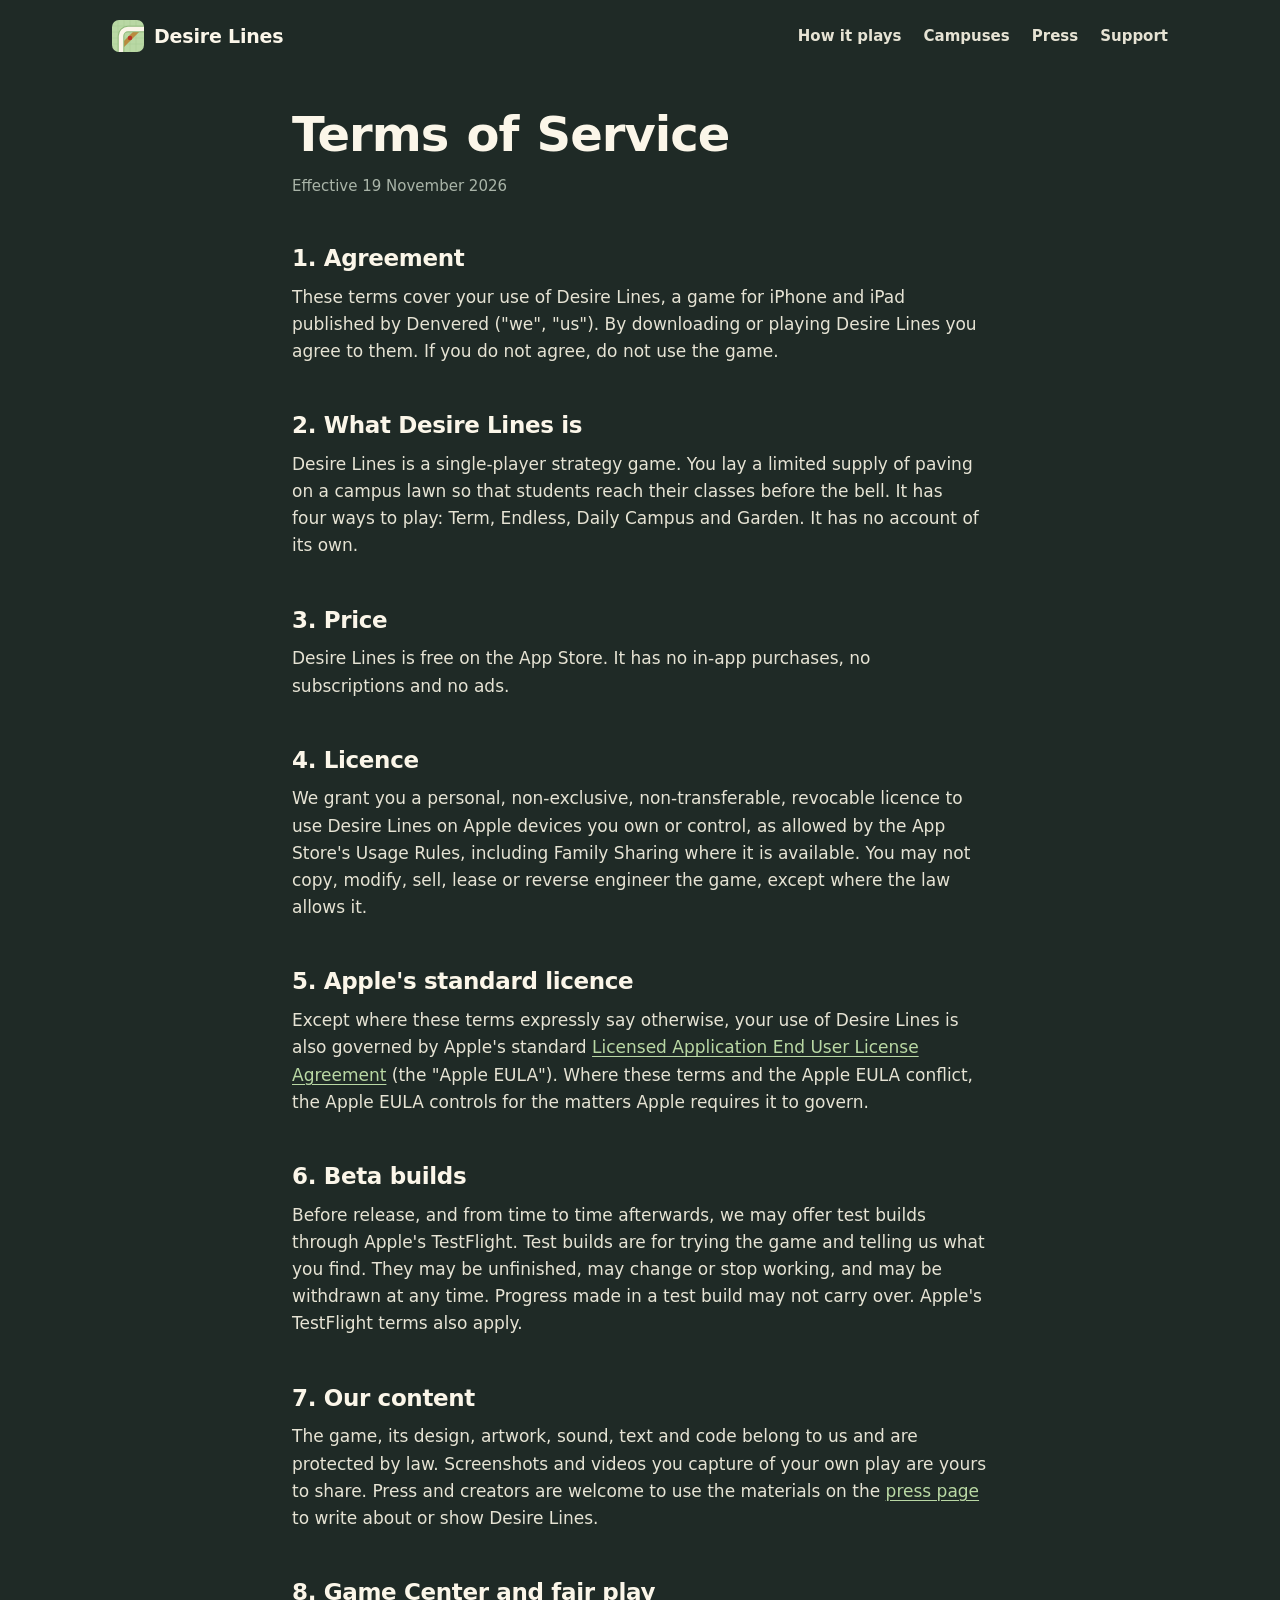
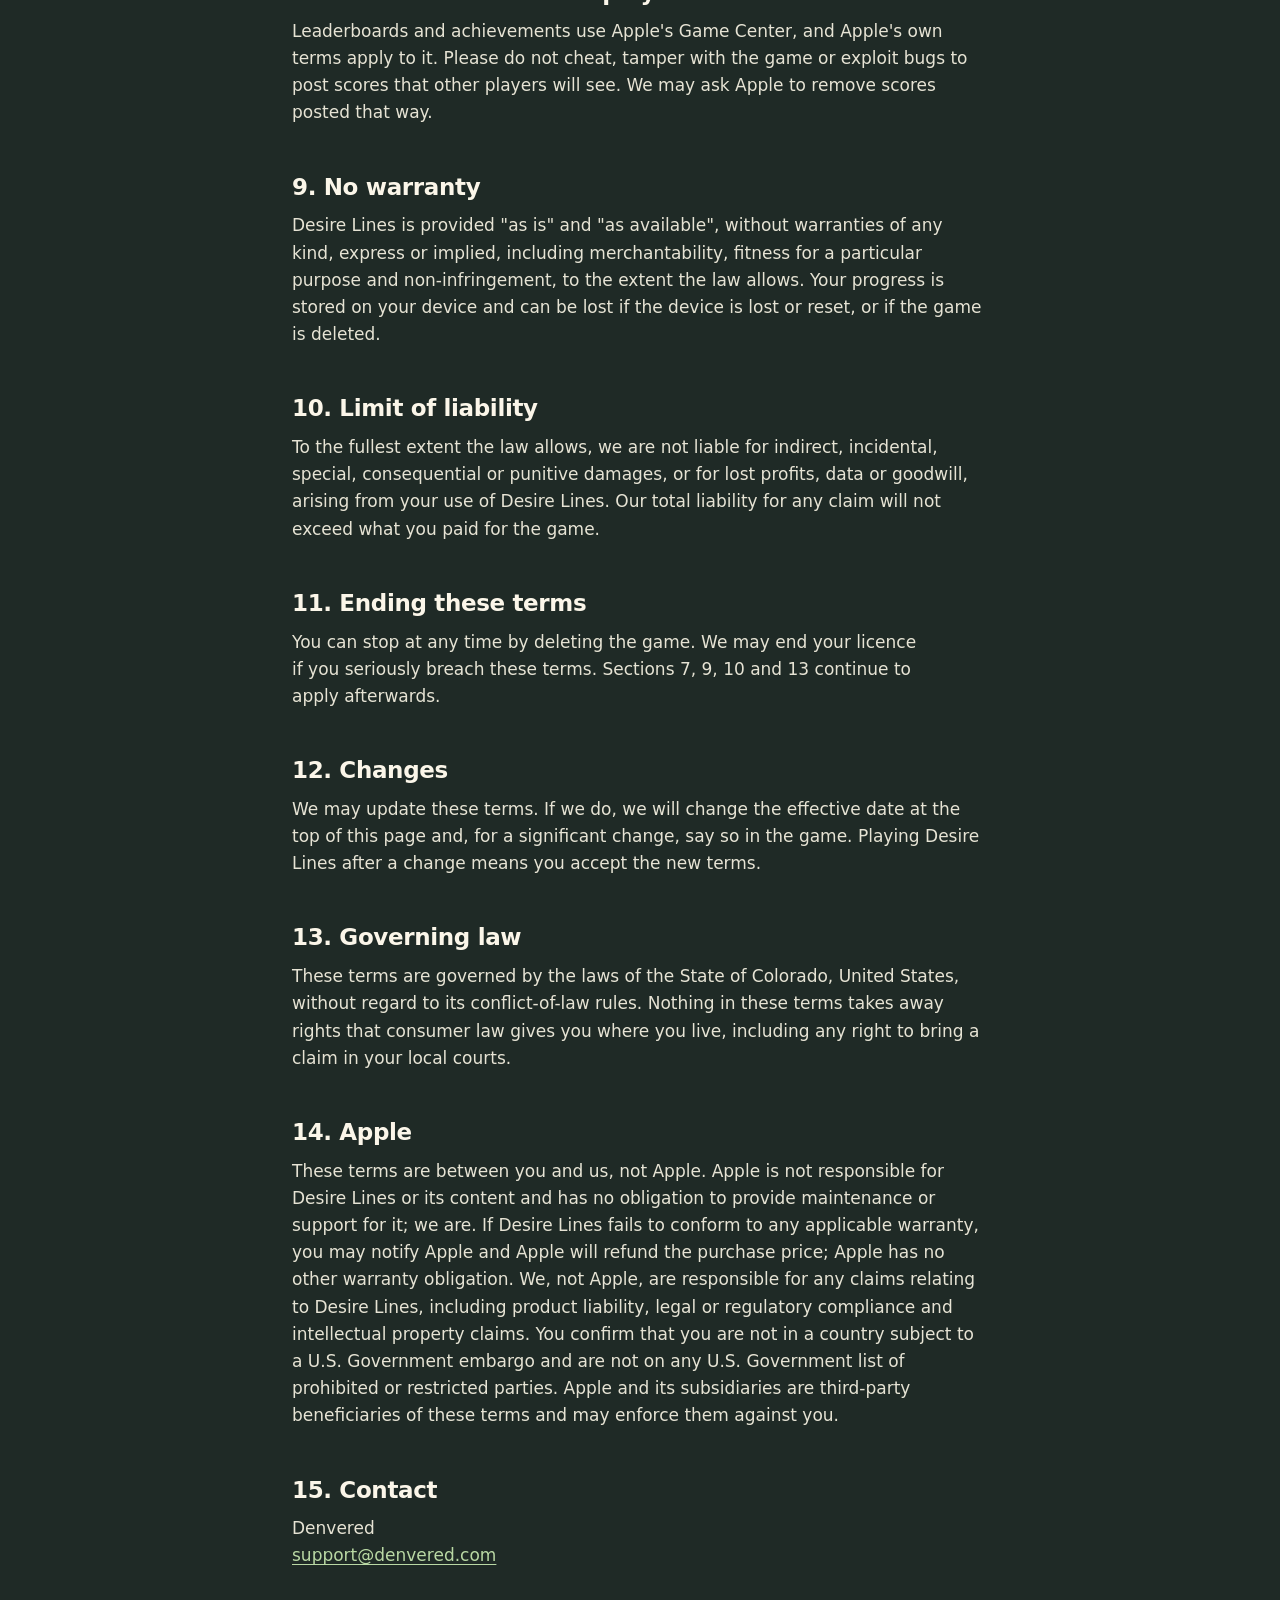
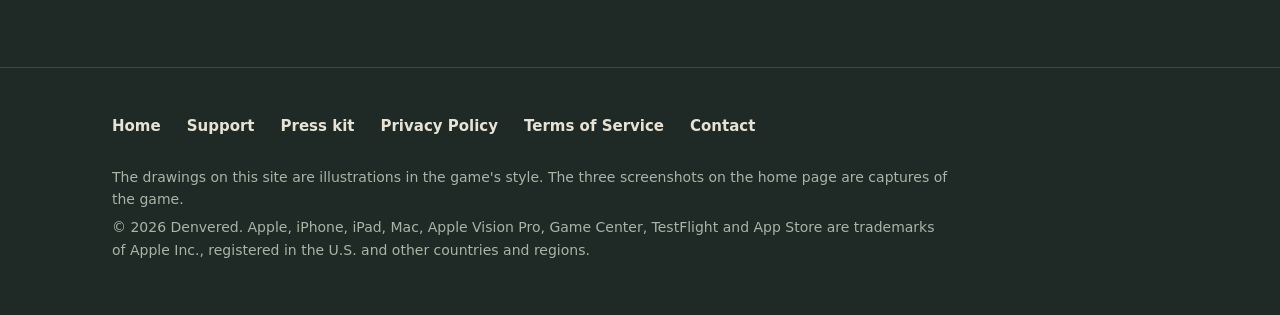
<file: terms-of-service.html>
<!DOCTYPE html>
<html lang="en">
<head>
<meta charset="UTF-8">
<meta name="viewport" content="width=device-width, initial-scale=1">
<title>Terms of Service | Desire Lines</title>
<meta name="description" content="The terms for playing Desire Lines, a free strategy game for iPhone and iPad with no in-app purchases, no ads and no accounts.">
<meta name="theme-color" content="#1F2A26">
<meta name="color-scheme" content="dark">
<!-- AFTER RELEASE: the Smart App Banner goes on this line, on every page:
     <meta name="apple-itunes-app" content="app-id=APP_ID">  (APP_ID is app_id in appstore/app-info.json in the app repo) -->
<link rel="canonical" href="https://jakeintech.github.io/desire-lines-site/terms-of-service.html">
<link rel="icon" href="favicon.svg" type="image/svg+xml">
<link rel="icon" href="assets/img/favicon-32.png" type="image/png" sizes="32x32">
<link rel="apple-touch-icon" href="assets/img/apple-touch-icon.png">
<meta property="og:type" content="website">
<meta property="og:site_name" content="Desire Lines">
<meta property="og:title" content="Terms of Service | Desire Lines">
<meta property="og:description" content="The terms for playing Desire Lines, a free strategy game for iPhone and iPad with no in-app purchases, no ads and no accounts.">
<meta property="og:url" content="https://jakeintech.github.io/desire-lines-site/terms-of-service.html">
<meta property="og:image" content="https://jakeintech.github.io/desire-lines-site/assets/img/og.png">
<meta property="og:image:width" content="1200">
<meta property="og:image:height" content="630">
<meta property="og:image:alt" content="Desire Lines. Pave where they walk. A cream path turns a corner on a green lawn while a worn trail cuts straight across it.">
<meta name="twitter:card" content="summary_large_image">
<meta name="twitter:title" content="Terms of Service | Desire Lines">
<meta name="twitter:description" content="The terms for playing Desire Lines, a free strategy game for iPhone and iPad with no in-app purchases, no ads and no accounts.">
<meta name="twitter:image" content="https://jakeintech.github.io/desire-lines-site/assets/img/og.png">
<meta name="twitter:image:alt" content="Desire Lines. Pave where they walk. A cream path turns a corner on a green lawn while a worn trail cuts straight across it.">
<link rel="stylesheet" href="assets/site.css">
</head>
<body>
<a class="skip" href="#main">Skip to content</a>
<header class="wrap site-head">
  <a class="brand" href="./" aria-label="Desire Lines home"><svg xmlns="http://www.w3.org/2000/svg" viewBox="0 0 64 64" width="32" height="32" aria-hidden="true" focusable="false"><rect width="64" height="64" rx="14" fill="#B9D8A4"/><path d="M12 1V63M24 0V64M36 0V64M48 0V64M1 12H63M0 24H64M0 36H64M0 48H64" stroke="#A6CB90" fill="none"/><path d="M18 54L54 18" stroke="#B98A3E" stroke-width="9" stroke-linecap="round" fill="none"/><path d="M18 64V32A14 14 0 0 1 32 18H64" stroke="#8FB97A" stroke-width="13" fill="none"/><path d="M18 64V32A14 14 0 0 1 32 18H64" stroke="#FBF6E9" stroke-width="9" fill="none"/><circle cx="36" cy="36" r="4.5" fill="#B93424"/></svg>Desire Lines</a>
  <nav class="site-nav" aria-label="Site">
    <a class="wide-only" href="./#how">How it plays</a>
    <a class="wide-only" href="./#campuses">Campuses</a>
    <a href="press.html">Press</a>
    <a href="support.html">Support</a>
  </nav>
</header>

<main id="main" class="doc">
<h1>Terms of Service</h1>
<p class="dated">Effective 19 November 2026</p>

<h2>1. Agreement</h2>
<p>These terms cover your use of Desire Lines, a game for iPhone and iPad published by Denvered ("we", "us"). By downloading or playing Desire Lines you agree to them. If you do not agree, do not use the game.</p>

<h2>2. What Desire Lines is</h2>
<p>Desire Lines is a single-player strategy game. You lay a limited supply of paving on a campus lawn so that students reach their classes before the bell. It has four ways to play: Term, Endless, Daily Campus and Garden. It has no account of its own.</p>

<h2>3. Price</h2>
<p>Desire Lines is free on the App Store. It has no in-app purchases, no subscriptions and no ads.</p>

<h2>4. Licence</h2>
<p>We grant you a personal, non-exclusive, non-transferable, revocable licence to use Desire Lines on Apple devices you own or control, as allowed by the App Store's Usage Rules, including Family Sharing where it is available. You may not copy, modify, sell, lease or reverse engineer the game, except where the law allows it.</p>

<h2>5. Apple's standard licence</h2>
<p>Except where these terms expressly say otherwise, your use of Desire Lines is also governed by Apple's standard <a href="https://www.apple.com/legal/internet-services/itunes/dev/stdeula/">Licensed Application End User License Agreement</a> (the "Apple EULA"). Where these terms and the Apple EULA conflict, the Apple EULA controls for the matters Apple requires it to govern.</p>

<h2>6. Beta builds</h2>
<p>Before release, and from time to time afterwards, we may offer test builds through Apple's TestFlight. Test builds are for trying the game and telling us what you find. They may be unfinished, may change or stop working, and may be withdrawn at any time. Progress made in a test build may not carry over. Apple's TestFlight terms also apply.</p>

<h2>7. Our content</h2>
<p>The game, its design, artwork, sound, text and code belong to us and are protected by law. Screenshots and videos you capture of your own play are yours to share. Press and creators are welcome to use the materials on the <a href="press.html">press page</a> to write about or show Desire Lines.</p>

<h2>8. Game Center and fair play</h2>
<p>Leaderboards and achievements use Apple's Game Center, and Apple's own terms apply to it. Please do not cheat, tamper with the game or exploit bugs to post scores that other players will see. We may ask Apple to remove scores posted that way.</p>

<h2>9. No warranty</h2>
<p>Desire Lines is provided "as is" and "as available", without warranties of any kind, express or implied, including merchantability, fitness for a particular purpose and non-infringement, to the extent the law allows. Your progress is stored on your device and can be lost if the device is lost or reset, or if the game is deleted.</p>

<h2>10. Limit of liability</h2>
<p>To the fullest extent the law allows, we are not liable for indirect, incidental, special, consequential or punitive damages, or for lost profits, data or goodwill, arising from your use of Desire Lines. Our total liability for any claim will not exceed what you paid for the game.</p>

<h2>11. Ending these terms</h2>
<p>You can stop at any time by deleting the game. We may end your licence if you seriously breach these terms. Sections 7, 9, 10 and 13 continue to apply afterwards.</p>

<h2>12. Changes</h2>
<p>We may update these terms. If we do, we will change the effective date at the top of this page and, for a significant change, say so in the game. Playing Desire Lines after a change means you accept the new terms.</p>

<h2>13. Governing law</h2>
<p>These terms are governed by the laws of the State of Colorado, United States, without regard to its conflict-of-law rules. Nothing in these terms takes away rights that consumer law gives you where you live, including any right to bring a claim in your local courts.</p>

<h2>14. Apple</h2>
<p>These terms are between you and us, not Apple. Apple is not responsible for Desire Lines or its content and has no obligation to provide maintenance or support for it; we are. If Desire Lines fails to conform to any applicable warranty, you may notify Apple and Apple will refund the purchase price; Apple has no other warranty obligation. We, not Apple, are responsible for any claims relating to Desire Lines, including product liability, legal or regulatory compliance and intellectual property claims. You confirm that you are not in a country subject to a U.S. Government embargo and are not on any U.S. Government list of prohibited or restricted parties. Apple and its subsidiaries are third-party beneficiaries of these terms and may enforce them against you.</p>

<h2>15. Contact</h2>
<p>Denvered<br><a href="mailto:support@denvered.com">support@denvered.com</a></p>
</main>

<footer class="site-foot">
  <div class="wrap">
    <nav aria-label="Footer">
      <a href="./">Home</a>
      <a href="support.html">Support</a>
      <a href="press.html">Press kit</a>
      <a href="privacy-policy.html">Privacy Policy</a>
      <a href="terms-of-service.html">Terms of Service</a>
      <a href="mailto:support@denvered.com">Contact</a>
    </nav>
    <p>The drawings on this site are illustrations in the game's style. The three screenshots on the home page are captures of the game.</p>
    <p>&copy; 2026 Denvered. Apple, iPhone, iPad, Mac, Apple Vision Pro, Game Center, TestFlight and App Store are trademarks of Apple Inc., registered in the U.S. and other countries and regions.</p>
  </div>
</footer>
</body>
</html>
</file>
<file: assets/site.css>
/* Desire Lines site. Colours are the game's design tokens (design/design-system/tokens.json in the
   app repo). System fonts only. No third-party requests, no scripts, no cookies.
   Contrast (WCAG): cream on ink 13.7, body on ink 11.5, muted on ink 6.9, lawn on ink 9.5,
   ink on lawn 9.5, ink on paving 13.7, ink-muted on paving 6.1, cream on alert 5.4.
   The alert red is a fill only: the store pill and the late student in the artwork. Never text. */

:root {
  --ink: #1F2A26;
  --ink-2: #27342F;          /* raised cards on ink */
  --line: #3A4A43;           /* hairlines on ink */
  --cream: #FBF6E9;          /* paving: headings on ink, card fill on lawn */
  --text: #E6E3D4;           /* body on ink */
  --muted: #A9B4A8;          /* secondary on ink */
  --lawn: #B9D8A4;
  --lawn-deep: #A6CB90;
  --lawn-shade: #8FB97A;
  --wear: #B98A3E;
  --mud: #6A4A2C;
  --water: #8ECAE0;
  --water-edge: #63A9C6;
  --union: #D9CCAE;
  --hedge: #4D8553;
  --ink-muted: #53605A;      /* secondary on paving only; fails on lawn */
  --alert: #B93424;
  --terracotta: #CF5A3B;
  --mustard: #E9B63C;
  --teal: #2C8580;
  --plum: #6F3F6C;
  --blue: #3F5FA8;
  --cast: rgba(31, 42, 38, 0.18);

  --sans: -apple-system, BlinkMacSystemFont, "SF Pro Text", system-ui, "Helvetica Neue", Arial, sans-serif;
  --round: ui-rounded, "SF Pro Rounded", -apple-system, BlinkMacSystemFont, system-ui, "Helvetica Neue", Arial, sans-serif;
  --gutter: 20px;
  --wide: 1120px;
  --r-lg: 20px;
  --r-md: 12px;
  color-scheme: dark;
}

*, *::before, *::after { box-sizing: border-box; }
html { -webkit-text-size-adjust: 100%; scroll-behavior: smooth; }
@media (prefers-reduced-motion: reduce) { html { scroll-behavior: auto; } }
body {
  margin: 0;
  background: var(--ink);
  color: var(--text);
  font-family: var(--sans);
  font-size: 17px;
  line-height: 1.6;
  -webkit-font-smoothing: antialiased;
  overflow-wrap: break-word;
}
img, svg, video { max-width: 100%; height: auto; display: block; }
h1, h2, h3 { font-family: var(--round); color: var(--cream); line-height: 1.12; letter-spacing: -0.015em; margin: 0; text-wrap: balance; }
p { margin: 0 0 1em; text-wrap: pretty; }
a { color: var(--lawn); text-decoration-thickness: 1px; text-underline-offset: 3px; }
a:hover { color: var(--cream); }
:focus-visible { outline: 3px solid var(--cream); outline-offset: 3px; border-radius: 8px; }
.wrap { max-width: var(--wide); margin: 0 auto; padding: 0 var(--gutter); }
.nb { white-space: nowrap; }
.skip { position: absolute; left: -999px; top: 12px; z-index: 10; background: var(--cream); color: var(--ink); padding: 10px 18px; border-radius: 999px; font-weight: 700; text-decoration: none; }
.skip:focus { left: var(--gutter); color: var(--ink); }

/* Small spaced capitals, after the game's map labels */
.label { font-family: var(--round); font-size: 13px; font-weight: 700; letter-spacing: 0.16em; text-transform: uppercase; color: var(--lawn); margin: 0 0 14px; }

/* Header */
.site-head { display: flex; align-items: center; justify-content: space-between; gap: 8px; padding-top: 14px; padding-bottom: 14px; }
.brand { display: inline-flex; align-items: center; gap: 10px; min-height: 44px; color: var(--cream); text-decoration: none; font-family: var(--round); font-weight: 700; font-size: 19px; letter-spacing: -0.01em; }
.brand svg { width: 32px; height: 32px; flex: none; }
.site-nav { display: flex; align-items: center; gap: 2px; margin-right: -10px; font-size: 15px; font-weight: 600; }
.site-nav a { display: inline-flex; align-items: center; min-height: 44px; padding: 0 10px; border-radius: 999px; color: var(--text); text-decoration: none; }
.site-nav a:hover { color: var(--cream); background: var(--ink-2); }
.site-nav a[aria-current="page"] { color: var(--cream); text-decoration: underline; text-decoration-thickness: 2px; text-underline-offset: 6px; }
.site-nav .wide-only { display: none; }

/* Hero */
.hero { padding: 28px 0 56px; }
.hero-grid { display: grid; gap: 40px; align-items: center; }
.hero h1 { font-size: clamp(2.5rem, 9vw, 4.4rem); font-weight: 800; letter-spacing: -0.022em; word-spacing: 0.06em; line-height: 1.03; }
.hero .sub { font-family: var(--round); font-size: clamp(1.35rem, 4.4vw, 1.9rem); font-weight: 700; line-height: 1.2; letter-spacing: -0.01em; color: var(--lawn); margin: 14px 0 0; }
.hero .lede { font-size: 18px; max-width: 34em; margin: 22px 0 0; }
.cta { display: flex; flex-wrap: wrap; align-items: center; gap: 12px 14px; margin: 30px 0 0; }
/* The store call to action. Not a link until the game is released. */
.soon { display: inline-flex; align-items: center; min-height: 52px; padding: 0 26px; margin: 0; border-radius: 999px; background: var(--alert); color: var(--cream); font-family: var(--round); font-weight: 700; font-size: 17px; letter-spacing: -0.005em; }
.quiet { display: inline-flex; align-items: center; min-height: 52px; padding: 0 22px; border-radius: 999px; border: 2px solid var(--line); color: var(--cream); font-family: var(--round); font-weight: 700; font-size: 17px; text-decoration: none; }
.quiet:hover { border-color: var(--lawn); color: var(--cream); }
.fine { font-size: 14.5px; color: var(--muted); margin: 18px 0 0; max-width: 34em; }

.hero-art { margin: 0 auto; width: 100%; max-width: 348px; }
.hero-art .frame { padding: 8px; border-radius: 44px; background: #131B18; border: 1px solid var(--line); }
.hero-art .frame > svg, .hero-art .frame > video { width: 100%; border-radius: 36px; }
.hero-art figcaption { font-size: 13px; color: var(--muted); text-align: center; margin-top: 12px; }

/* Stats row */
.stats { list-style: none; margin: 0; padding: 30px 0; display: grid; grid-template-columns: 1fr 1fr; gap: 26px 12px; border-top: 1px solid var(--line); border-bottom: 1px solid var(--line); text-align: center; }
.stats b { display: block; font-family: var(--round); font-size: 46px; font-weight: 800; line-height: 1; color: var(--lawn); font-variant-numeric: tabular-nums; }
.stats span { display: block; margin-top: 8px; font-family: var(--round); font-size: 12.5px; font-weight: 700; letter-spacing: 0.16em; text-transform: uppercase; color: var(--muted); }

/* Sections */
.section { padding: 72px 0; }
.section h2 { font-size: clamp(1.9rem, 5.6vw, 2.9rem); font-weight: 800; letter-spacing: -0.02em; word-spacing: 0.05em; max-width: 18em; }
.section .intro { font-size: 18px; max-width: 38em; margin: 16px 0 0; }

/* How it plays */
.steps { list-style: none; margin: 40px 0 0; padding: 0; display: grid; gap: 36px; }
.steps svg { width: 100%; border-radius: var(--r-lg); }
.steps .n { font-family: var(--round); font-size: 13px; font-weight: 700; letter-spacing: 0.16em; text-transform: uppercase; color: var(--lawn); margin: 20px 0 8px; }
.steps h3 { font-size: 22px; font-weight: 700; }
.steps p { margin: 10px 0 0; }

/* Feature grid */
.grid { margin: 40px 0 0; display: grid; gap: 16px; grid-template-columns: 1fr; }
.grid > div { background: var(--ink-2); border-radius: var(--r-lg); padding: 24px; }
.grid svg { width: 30px; height: 30px; color: var(--lawn); margin-bottom: 16px; }
.grid h3 { font-size: 18.5px; font-weight: 700; letter-spacing: -0.01em; }
.grid p { font-size: 15.5px; line-height: 1.55; margin: 8px 0 0; }

/* The lawn band: ink text on the playfield green, on the game's 24px grid */
.band {
  background-color: var(--lawn);
  background-image: url("data:image/svg+xml,%3Csvg xmlns='http://www.w3.org/2000/svg' width='24' height='24'%3E%3Cpath d='M.5 0V24M0 .5H24' stroke='%23A6CB90' fill='none'/%3E%3C/svg%3E");
  color: var(--ink);
}
.band h2, .band h3 { color: var(--ink); }
.band .label { color: var(--ink); }
.band a { color: var(--ink); }
.band :focus-visible { outline-color: var(--ink); }

/* Campuses: each card is a plot, as destinations sit on plots in the game */
.campuses { list-style: none; margin: 40px 0 0; padding: 0; display: grid; gap: 18px; grid-template-columns: 1fr; }
.campuses li { background: var(--cream); border: 2px solid var(--lawn-shade); border-radius: var(--r-lg); padding: 12px 12px 22px; }
.campuses svg { width: 100%; border-radius: var(--r-md); }
.campuses .mark { font-family: var(--round); font-size: 12px; font-weight: 700; letter-spacing: 0.16em; text-transform: uppercase; color: var(--ink-muted); margin: 18px 10px 6px; }
.campuses h3 { font-size: 22px; font-weight: 700; margin: 0 10px; }
.campuses p { font-size: 15.5px; line-height: 1.55; color: var(--ink); margin: 8px 10px 0; }

/* Modes */
.modes { list-style: none; margin: 40px 0 0; padding: 0; display: grid; gap: 16px; grid-template-columns: 1fr; }
.modes li { border: 2px solid var(--line); border-radius: var(--r-lg); padding: 22px 24px; }
.modes h3 { font-size: 20px; font-weight: 700; }
.modes p { font-size: 15.5px; line-height: 1.55; margin: 8px 0 0; }

/* Closing */
.closing { text-align: center; border-top: 1px solid var(--line); }
.closing h2 { margin: 0 auto; }
.closing .intro { margin-left: auto; margin-right: auto; }
.closing .cta { justify-content: center; }
.closing .fine { margin-left: auto; margin-right: auto; }

/* Footer */
.site-foot { border-top: 1px solid var(--line); padding: 36px 0 48px; font-size: 14px; color: var(--muted); }
.site-foot nav { display: flex; flex-wrap: wrap; gap: 0 22px; margin: 0 0 18px -2px; }
.site-foot nav a { display: inline-flex; align-items: center; min-height: 44px; padding: 0 2px; color: var(--text); font-size: 15px; font-weight: 600; text-decoration: none; }
.site-foot nav a:hover { color: var(--cream); text-decoration: underline; }
.site-foot p { margin: 0 0 6px; max-width: 60em; }

/* Text pages: privacy, terms, support, press, 404 */
.doc { max-width: 760px; margin: 0 auto; padding: 36px var(--gutter) 80px; }
.doc h1 { font-size: clamp(2.1rem, 7vw, 3rem); font-weight: 800; letter-spacing: -0.02em; word-spacing: 0.05em; }
.doc .lede { font-size: 19px; margin: 16px 0 0; }
.doc .dated { color: var(--muted); font-size: 15px; margin: 12px 0 0; }
.doc h2 { font-size: 23px; font-weight: 700; margin: 48px 0 12px; }
.doc h3 { font-size: 18px; font-weight: 700; margin: 26px 0 8px; }
.doc ul, .doc ol { padding-left: 1.25em; margin: 0 0 1em; }
.doc li { margin: 0 0 0.45em; }
.doc strong { color: var(--cream); }
.panel { background: var(--ink-2); border-radius: var(--r-lg); padding: 22px 24px; margin: 28px 0 0; }
.panel > :last-child { margin-bottom: 0; }
.panel h2, .panel h3 { margin-top: 0; }
.panel.line { background: none; border: 2px solid var(--line); }

.qa { background: var(--ink-2); border-radius: var(--r-lg); padding: 20px 24px; margin: 0 0 14px; }
.qa h3 { margin: 0 0 8px; font-size: 18px; }
.qa p:last-child { margin-bottom: 0; }

.facts { margin: 20px 0 0; }
.facts > div { display: grid; grid-template-columns: 1fr; gap: 2px; padding: 14px 0; border-top: 1px solid var(--line); }
.facts > div:last-child { border-bottom: 1px solid var(--line); }
.facts dt { font-family: var(--round); font-size: 12.5px; font-weight: 700; letter-spacing: 0.16em; text-transform: uppercase; color: var(--muted); padding-top: 4px; }
.facts dd { margin: 0; color: var(--cream); }

.handled { margin: 16px 0 0; }
.handled > div { background: var(--ink-2); border-radius: var(--r-lg); padding: 18px 22px; margin: 0 0 12px; }
.handled dt { font-family: var(--round); font-weight: 700; color: var(--cream); font-size: 17.5px; }
.handled dd { margin: 6px 0 0; font-size: 16px; }
.handled dd b { color: var(--cream); font-weight: 600; }

.lost { text-align: center; padding-top: 56px; }
.lost svg { width: 132px; height: 132px; margin: 0 auto 28px; }
.lost .cta { justify-content: center; }

.defs { position: absolute; width: 0; height: 0; overflow: hidden; }

/* Artwork: inline SVG drawn from the tokens. One ribbon: paving, trail and mud share a width;
   paving sits on a 2px lawn-shade casing; every turn is a one-cell fillet. */
.art .lawn { fill: var(--lawn); }
.art .gridline { stroke: var(--lawn-deep); stroke-width: 1; fill: none; }
.art .casing { stroke: var(--lawn-shade); stroke-width: 18; fill: none; stroke-linecap: round; stroke-linejoin: round; }
.art .pave { stroke: var(--cream); stroke-width: 14; fill: none; stroke-linecap: round; stroke-linejoin: round; }
.art .trail { stroke: var(--wear); stroke-width: 14; fill: none; stroke-linecap: round; stroke-linejoin: round; }
.art .mudline { stroke: var(--mud); stroke-width: 14; fill: none; stroke-linecap: round; stroke-linejoin: round; }
.art .lifted { stroke: var(--lawn-deep); stroke-width: 14; fill: none; stroke-linecap: round; stroke-linejoin: round; }
.art .shore { stroke: var(--water-edge); stroke-width: 32; fill: none; stroke-linecap: round; stroke-linejoin: round; }
.art .stream { stroke: var(--water); stroke-width: 28; fill: none; stroke-linecap: round; stroke-linejoin: round; }
.art .pond { fill: var(--water); stroke: var(--water-edge); stroke-width: 2; }
.art .contour { stroke: var(--lawn-shade); stroke-width: 2; fill: none; }
.art .wall { stroke: var(--union); stroke-width: 7; fill: none; stroke-linecap: round; stroke-linejoin: round; }
.art .wallcast { stroke: var(--cast); stroke-width: 7; fill: none; stroke-linecap: round; stroke-linejoin: round; }
.art .rail { stroke: var(--ink); stroke-width: 3; fill: none; stroke-linecap: round; }
.art .cast { fill: var(--cast); }
.art .ink { fill: var(--ink); }
.art .pav { fill: var(--cream); }
.art .edge { fill: var(--lawn-shade); }
.art .union { fill: var(--union); }
.art .hedge { fill: var(--hedge); }
.art .lip { fill: var(--ink); fill-opacity: 0.2; }
.art .tier { fill: var(--cream); fill-opacity: 0.28; }
.art .late { fill: var(--alert); }
.art .latering { fill: var(--cream); stroke: var(--alert); stroke-width: 2.5; }
.art .touch { fill: var(--cream); fill-opacity: 0.5; stroke: var(--ink); stroke-opacity: 0.35; stroke-width: 2; }
.art .inkline { stroke: var(--ink); stroke-width: 3; fill: none; stroke-linecap: round; stroke-linejoin: round; }
.art .pavline { stroke: var(--cream); stroke-width: 2.5; fill: none; stroke-linecap: round; stroke-linejoin: round; }
.art .flow { stroke: var(--ink); stroke-opacity: 0.4; stroke-width: 2; fill: none; stroke-linecap: round; stroke-dasharray: 1 7; }
.art .s-ink { fill: var(--ink); }
.art .s-terracotta { fill: var(--terracotta); }
.art .s-mustard { fill: var(--mustard); }
.art .s-teal { fill: var(--teal); }
.art .s-plum { fill: var(--plum); }
.art .s-blue { fill: var(--blue); }
.art text { font-family: var(--round); fill: var(--ink); font-weight: 700; }
.art text.onink { fill: var(--cream); }

@media (min-width: 560px) {
  .site-nav .wide-only { display: inline-flex; }
  .grid { grid-template-columns: 1fr 1fr; }
  .campuses { grid-template-columns: 1fr 1fr; }
  .modes { grid-template-columns: 1fr 1fr; }
  .facts > div { grid-template-columns: 170px 1fr; gap: 16px; }
  .facts dt { padding-top: 5px; }
}
@media (min-width: 720px) {
  :root { --gutter: 32px; }
  .stats { grid-template-columns: repeat(4, 1fr); padding: 38px 0; }
  .stats li + li { border-left: 1px solid var(--line); }
  .section { padding: 104px 0; }
  .steps { grid-template-columns: repeat(3, 1fr); gap: 28px; }
}
@media (min-width: 920px) {
  .hero { padding: 48px 0 88px; }
  .hero-grid { grid-template-columns: minmax(0, 1.15fr) minmax(0, 0.85fr); gap: 64px; }
  .hero-art { max-width: 372px; }
  .grid { grid-template-columns: repeat(4, 1fr); }
  .campuses { grid-template-columns: repeat(4, 1fr); }
  .modes { grid-template-columns: repeat(4, 1fr); }
}

/* Screenshots: phone captures in a rounded frame. */
.steps.shots figure { margin: 0; }
.steps.shots img { width: 100%; max-width: 330px; height: auto; margin: 0 auto; border-radius: 28px; border: 1px solid rgba(255, 255, 255, 0.14); display: block; }
.steps.shots figcaption { font-size: 14px; color: var(--muted); text-align: center; margin-top: 12px; }
</file>
